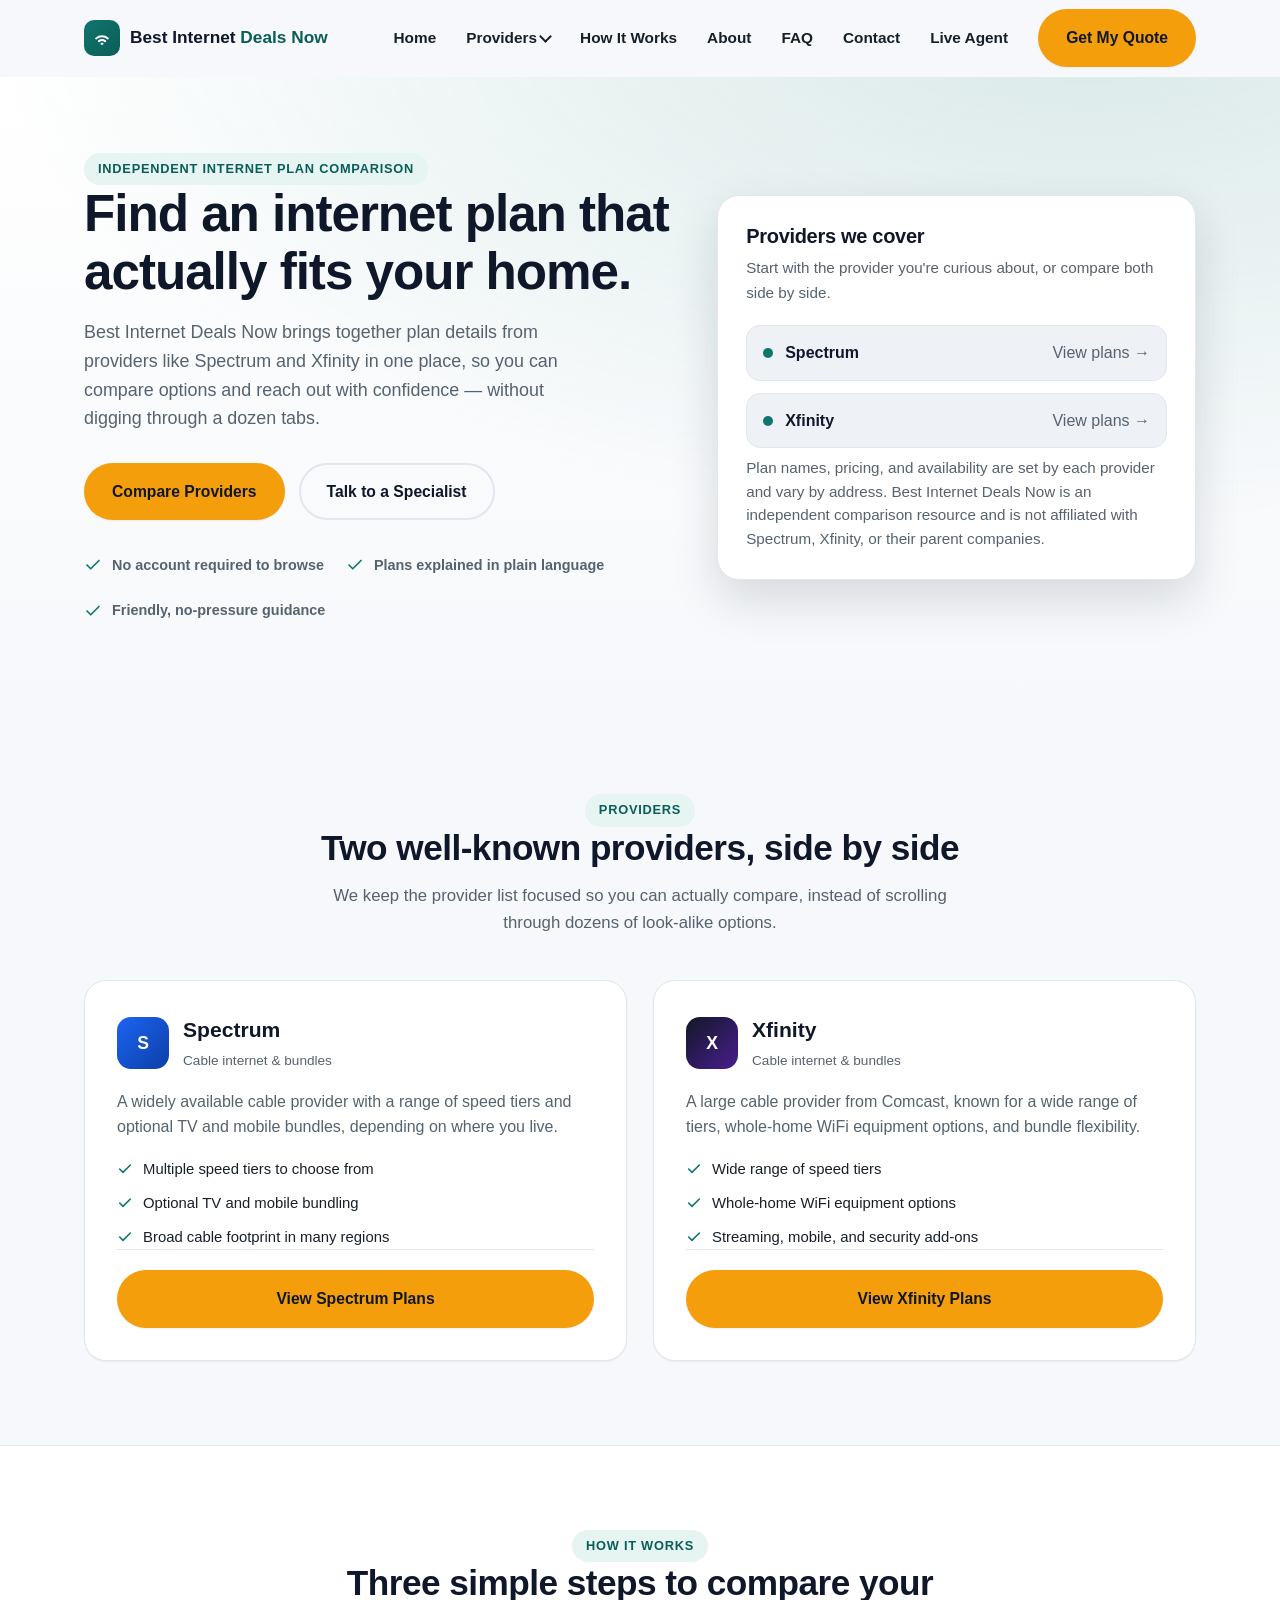
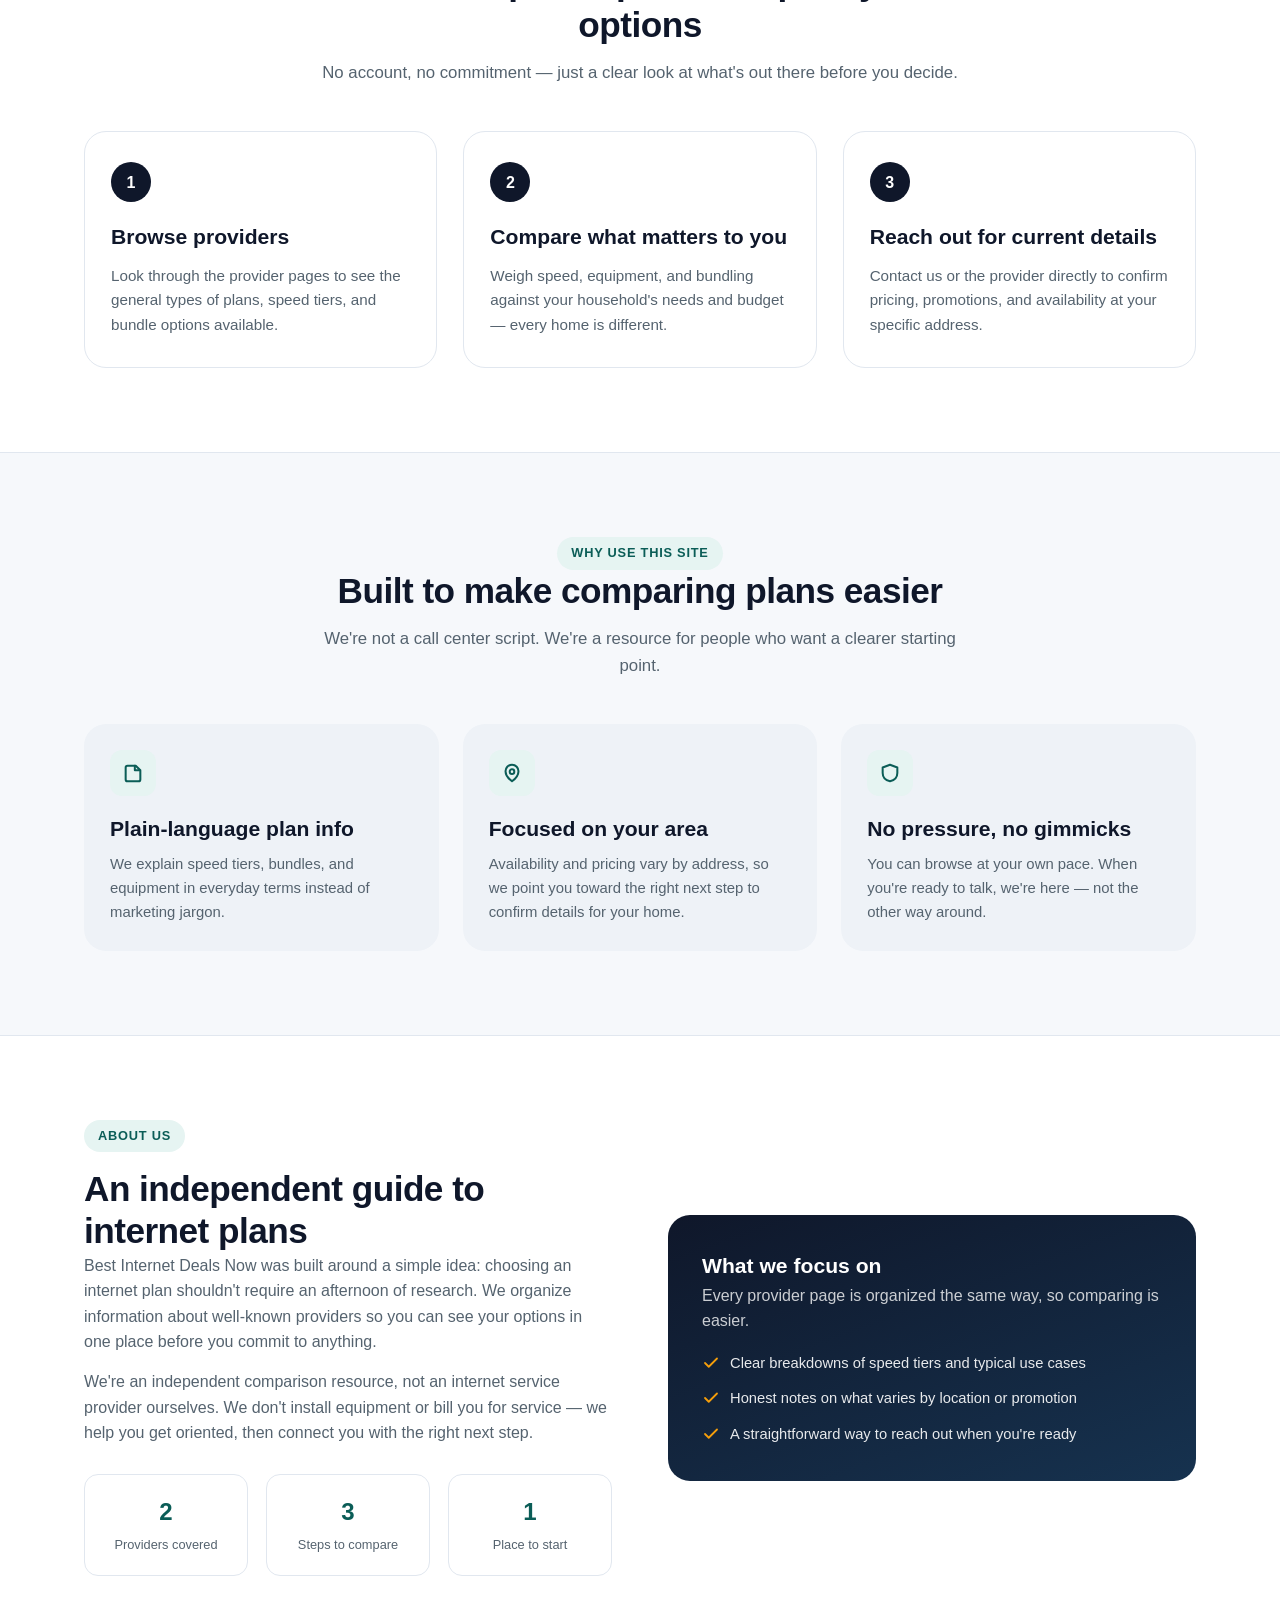
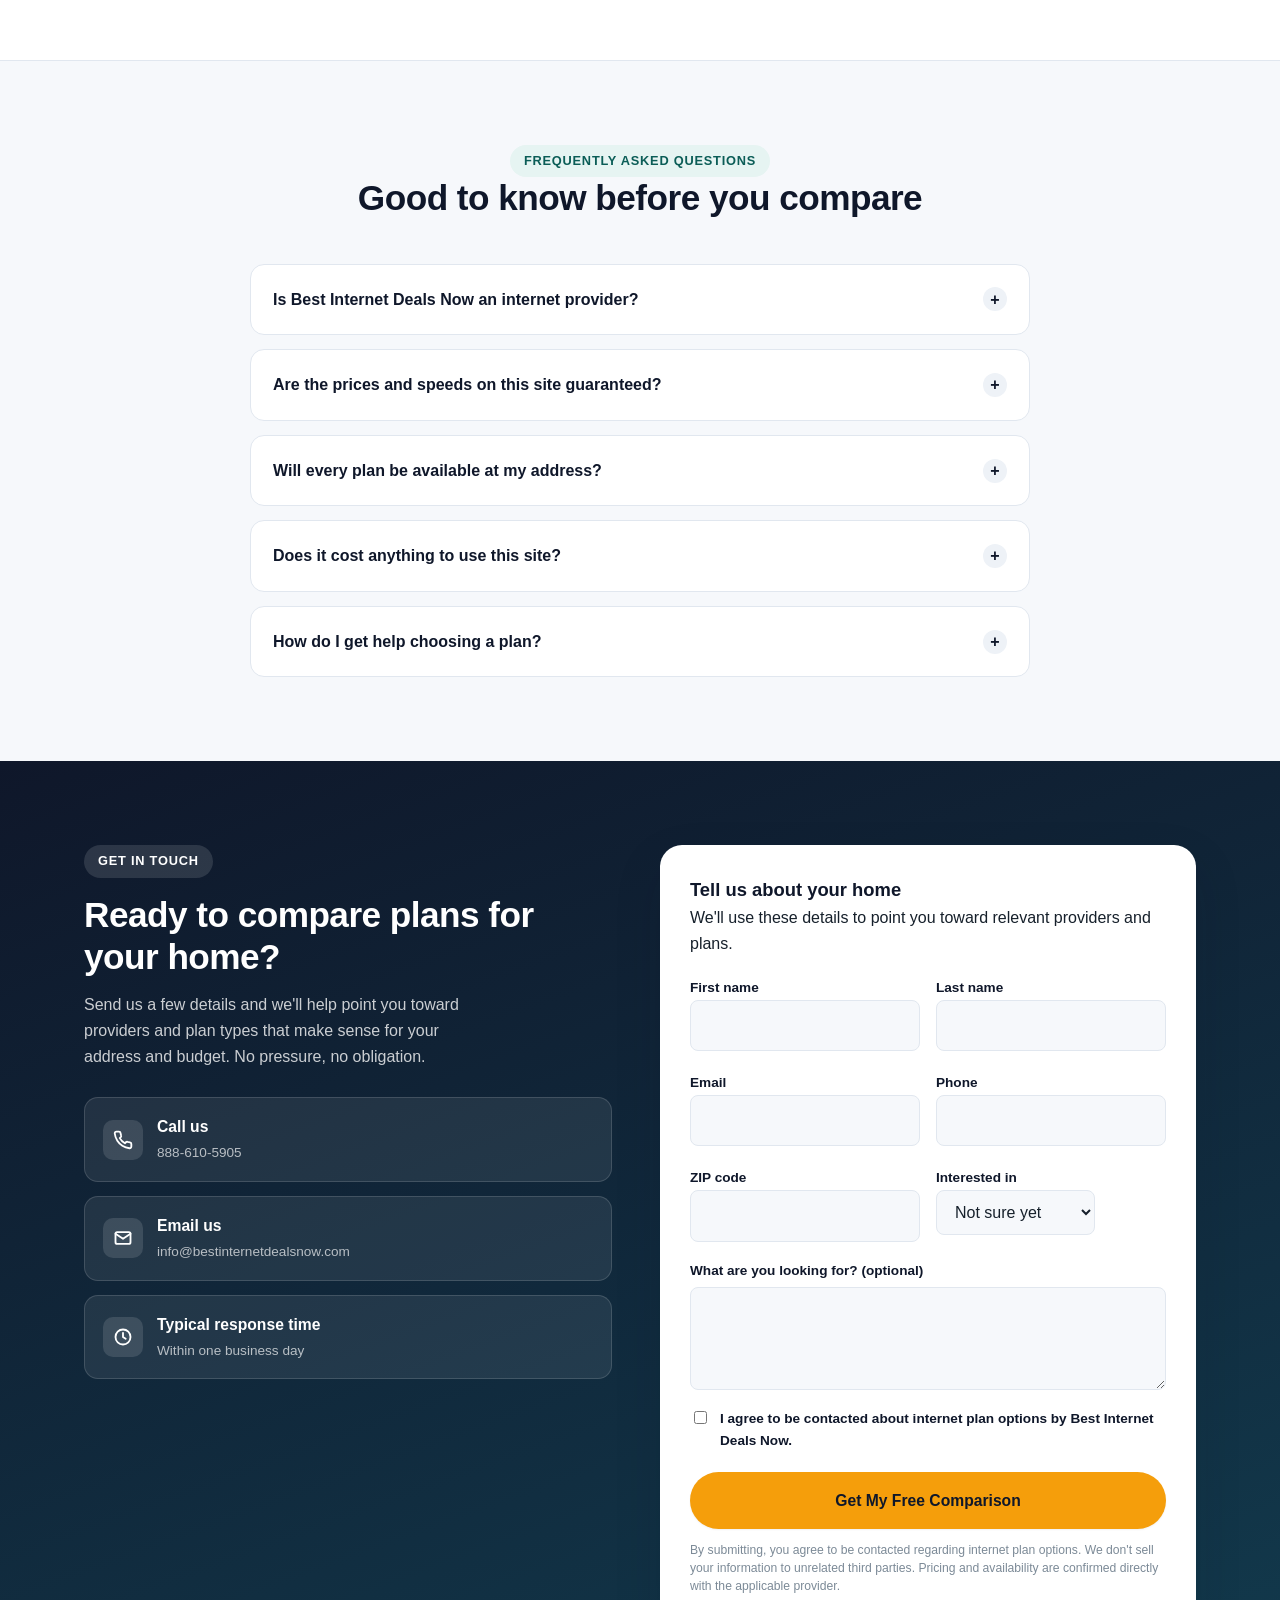
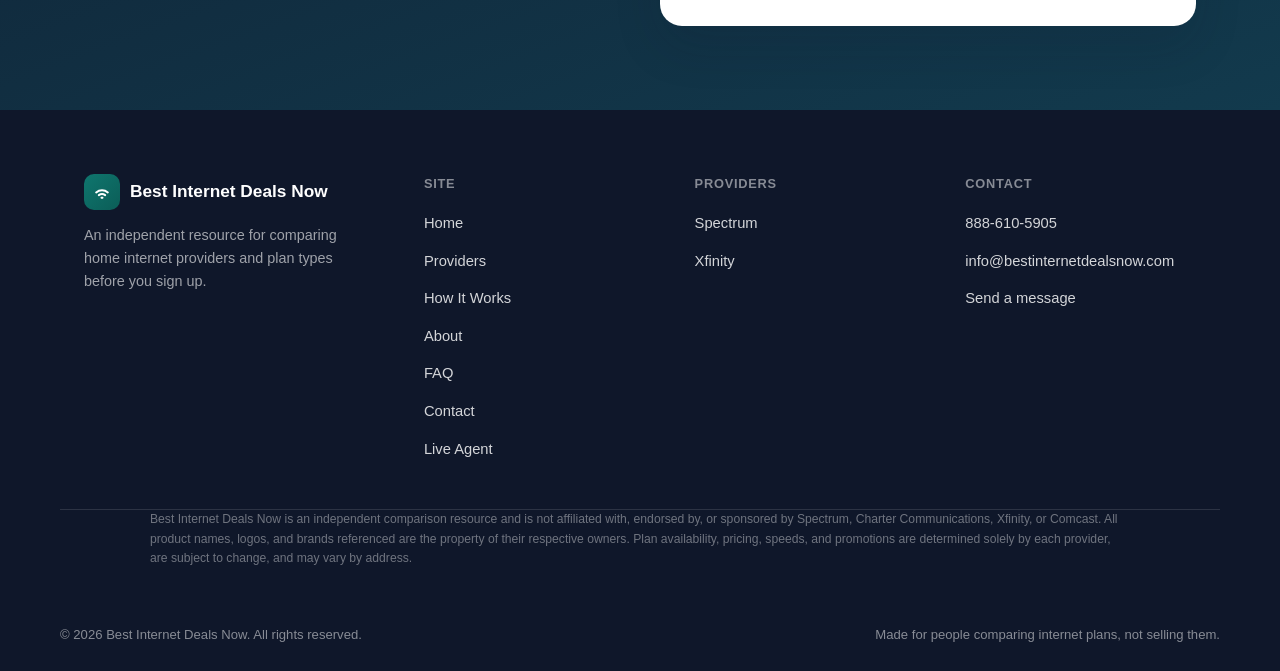
<file: index.html>
<!DOCTYPE html>
<html lang="en">
<head>
<meta charset="UTF-8" />
<meta name="viewport" content="width=device-width, initial-scale=1.0" />
<title>Best Internet Deals Now | Compare Spectrum &amp; Xfinity Internet Plans</title>
<meta name="description" content="Best Internet Deals Now helps you compare internet plans from providers like Spectrum and Xfinity in your area, so you can find an option that fits your home and budget." />
<link rel="canonical" href="https://www.bestinternetdealsnow.com/" />
<meta name="theme-color" content="#0f766e" />

<meta property="og:type" content="website" />
<meta property="og:title" content="Best Internet Deals Now | Compare Internet Plans" />
<meta property="og:description" content="Compare internet plans from providers like Spectrum and Xfinity, and find an option that fits your home and budget." />
<meta property="og:url" content="https://www.bestinternetdealsnow.com/" />
<meta name="twitter:card" content="summary" />

<link rel="icon" href="images/favicon.ico" sizes="any" />
<link rel="icon" type="image/svg+xml" href="images/favicon.svg" />
<link rel="apple-touch-icon" href="images/apple-touch-icon.png" />
<link rel="stylesheet" href="css/styles.css?v=a8c4754" />
</head>
<body>
<a class="skip-link" href="#main">Skip to main content</a>

<header class="site-header">
  <div class="container header-inner">
    <a href="index.html" class="brand" data-scroll-top>
      <span class="brand-mark" aria-hidden="true">
        <svg width="20" height="20" viewBox="0 0 24 24" fill="none" stroke="currentColor" stroke-width="2.4" stroke-linecap="round" stroke-linejoin="round"><path d="M5 12.5a11 11 0 0 1 14 0"/><path d="M8.2 15.8a6.6 6.6 0 0 1 7.6 0"/><path d="M11.4 19a2.2 2.2 0 0 1 1.2 0"/><circle cx="12" cy="19" r="0.6" fill="currentColor" stroke="none"/></svg>
      </span>
      <span class="brand-name">Best Internet <strong>Deals Now</strong></span>
    </a>

    <button class="nav-toggle" id="nav-toggle" aria-controls="primary-nav" aria-expanded="false" aria-label="Open menu">
      <span class="nav-toggle-icon"></span>
    </button>

    <nav id="primary-nav" class="primary-nav" aria-label="Primary">
      <div class="primary-nav-panel">
      <ul class="nav-links">
        <li><a href="index.html" data-scroll-top>Home</a></li>
        <li class="has-dropdown">
          <a href="index.html#providers">Providers <span class="caret" aria-hidden="true"></span></a>
          <ul class="dropdown">
            <li><a href="spectrum.html">Spectrum</a></li>
            <li><a href="xfinity.html">Xfinity</a></li>
          </ul>
        </li>
        <li><a href="index.html#how-it-works">How It Works</a></li>
        <li><a href="index.html#about">About</a></li>
        <li><a href="index.html#faq">FAQ</a></li>
        <li><a href="index.html#contact">Contact</a></li>
        <li><a href="live-agent.html">Live Agent</a></li>
      </ul>
      <a href="tel:+18886105905" class="btn btn-primary nav-cta">Get My Quote</a>
      </div>
    </nav>
  </div>
</header>

<main id="main">

  <!-- Hero -->
  <section class="hero" id="top">
    <div class="container hero-grid">
      <div class="hero-copy">
        <span class="eyebrow">Independent Internet Plan Comparison</span>
        <h1>Find an internet plan that actually fits your home.</h1>
        <p class="lede">Best Internet Deals Now brings together plan details from providers like Spectrum and Xfinity in one place, so you can compare options and reach out with confidence — without digging through a dozen tabs.</p>
        <div class="hero-actions">
          <a href="index.html#providers" class="btn btn-primary">Compare Providers</a>
          <a href="tel:+18886105905" class="btn btn-outline">Talk to a Specialist</a>
        </div>
        <div class="hero-trust">
          <span class="trust-item">
            <svg width="18" height="18" viewBox="0 0 24 24" fill="none" stroke="currentColor" stroke-width="2.2" stroke-linecap="round" stroke-linejoin="round"><path d="M20 6 9 17l-5-5"/></svg>
            No account required to browse
          </span>
          <span class="trust-item">
            <svg width="18" height="18" viewBox="0 0 24 24" fill="none" stroke="currentColor" stroke-width="2.2" stroke-linecap="round" stroke-linejoin="round"><path d="M20 6 9 17l-5-5"/></svg>
            Plans explained in plain language
          </span>
          <span class="trust-item">
            <svg width="18" height="18" viewBox="0 0 24 24" fill="none" stroke="currentColor" stroke-width="2.2" stroke-linecap="round" stroke-linejoin="round"><path d="M20 6 9 17l-5-5"/></svg>
            Friendly, no-pressure guidance
          </span>
        </div>
      </div>

      <aside class="hero-panel" aria-label="Providers preview">
        <h2>Providers we cover</h2>
        <p>Start with the provider you're curious about, or compare both side by side.</p>
        <div class="provider-mini-list">
          <a class="provider-mini" href="spectrum.html">
            <span class="provider-mini-name"><span class="provider-dot" aria-hidden="true"></span>Spectrum</span>
            <span class="text-muted">View plans →</span>
          </a>
          <a class="provider-mini" href="xfinity.html">
            <span class="provider-mini-name"><span class="provider-dot" aria-hidden="true"></span>Xfinity</span>
            <span class="text-muted">View plans →</span>
          </a>
        </div>
        <p class="hero-disclaimer">Plan names, pricing, and availability are set by each provider and vary by address. Best Internet Deals Now is an independent comparison resource and is not affiliated with Spectrum, Xfinity, or their parent companies.</p>
      </aside>
    </div>
  </section>

  <!-- Providers -->
  <section id="providers">
    <div class="container">
      <div class="section-head">
        <span class="eyebrow">Providers</span>
        <h2>Two well-known providers, side by side</h2>
        <p>We keep the provider list focused so you can actually compare, instead of scrolling through dozens of look-alike options.</p>
      </div>

      <div class="providers-grid">
        <article class="provider-card">
          <div class="provider-card-head">
            <span class="provider-badge spectrum" aria-hidden="true">S</span>
            <div>
              <h3>Spectrum</h3>
              <span class="text-muted" style="font-size:0.85rem;">Cable internet &amp; bundles</span>
            </div>
          </div>
          <p>A widely available cable provider with a range of speed tiers and optional TV and mobile bundles, depending on where you live.</p>
          <ul class="provider-points">
            <li><svg width="16" height="16" viewBox="0 0 24 24" fill="none" stroke="currentColor" stroke-width="2.4" stroke-linecap="round" stroke-linejoin="round"><path d="M20 6 9 17l-5-5"/></svg>Multiple speed tiers to choose from</li>
            <li><svg width="16" height="16" viewBox="0 0 24 24" fill="none" stroke="currentColor" stroke-width="2.4" stroke-linecap="round" stroke-linejoin="round"><path d="M20 6 9 17l-5-5"/></svg>Optional TV and mobile bundling</li>
            <li><svg width="16" height="16" viewBox="0 0 24 24" fill="none" stroke="currentColor" stroke-width="2.4" stroke-linecap="round" stroke-linejoin="round"><path d="M20 6 9 17l-5-5"/></svg>Broad cable footprint in many regions</li>
          </ul>
          <div class="provider-card-footer">
            <a href="spectrum.html" class="btn btn-primary">View Spectrum Plans</a>
          </div>
        </article>

        <article class="provider-card">
          <div class="provider-card-head">
            <span class="provider-badge xfinity" aria-hidden="true">X</span>
            <div>
              <h3>Xfinity</h3>
              <span class="text-muted" style="font-size:0.85rem;">Cable internet &amp; bundles</span>
            </div>
          </div>
          <p>A large cable provider from Comcast, known for a wide range of tiers, whole-home WiFi equipment options, and bundle flexibility.</p>
          <ul class="provider-points">
            <li><svg width="16" height="16" viewBox="0 0 24 24" fill="none" stroke="currentColor" stroke-width="2.4" stroke-linecap="round" stroke-linejoin="round"><path d="M20 6 9 17l-5-5"/></svg>Wide range of speed tiers</li>
            <li><svg width="16" height="16" viewBox="0 0 24 24" fill="none" stroke="currentColor" stroke-width="2.4" stroke-linecap="round" stroke-linejoin="round"><path d="M20 6 9 17l-5-5"/></svg>Whole-home WiFi equipment options</li>
            <li><svg width="16" height="16" viewBox="0 0 24 24" fill="none" stroke="currentColor" stroke-width="2.4" stroke-linecap="round" stroke-linejoin="round"><path d="M20 6 9 17l-5-5"/></svg>Streaming, mobile, and security add-ons</li>
          </ul>
          <div class="provider-card-footer">
            <a href="xfinity.html" class="btn btn-primary">View Xfinity Plans</a>
          </div>
        </article>
      </div>
    </div>
  </section>

  <!-- How it works -->
  <section class="alt" id="how-it-works">
    <div class="container">
      <div class="section-head">
        <span class="eyebrow">How It Works</span>
        <h2>Three simple steps to compare your options</h2>
        <p>No account, no commitment — just a clear look at what's out there before you decide.</p>
      </div>

      <div class="steps-grid">
        <div class="step-card">
          <span class="step-number">1</span>
          <h3>Browse providers</h3>
          <p>Look through the provider pages to see the general types of plans, speed tiers, and bundle options available.</p>
        </div>
        <div class="step-card">
          <span class="step-number">2</span>
          <h3>Compare what matters to you</h3>
          <p>Weigh speed, equipment, and bundling against your household's needs and budget — every home is different.</p>
        </div>
        <div class="step-card">
          <span class="step-number">3</span>
          <h3>Reach out for current details</h3>
          <p>Contact us or the provider directly to confirm pricing, promotions, and availability at your specific address.</p>
        </div>
      </div>
    </div>
  </section>

  <!-- Why choose us -->
  <section>
    <div class="container">
      <div class="section-head">
        <span class="eyebrow">Why Use This Site</span>
        <h2>Built to make comparing plans easier</h2>
        <p>We're not a call center script. We're a resource for people who want a clearer starting point.</p>
      </div>

      <div class="feature-grid">
        <div class="feature-card">
          <span class="feature-icon" aria-hidden="true">
            <svg width="22" height="22" viewBox="0 0 24 24" fill="none" stroke="currentColor" stroke-width="2.2" stroke-linecap="round" stroke-linejoin="round"><path d="M4 19V6a2 2 0 0 1 2-2h9l5 5v10a2 2 0 0 1-2 2H6a2 2 0 0 1-2-2Z"/><path d="M14 4v5h5"/></svg>
          </span>
          <h3>Plain-language plan info</h3>
          <p>We explain speed tiers, bundles, and equipment in everyday terms instead of marketing jargon.</p>
        </div>
        <div class="feature-card">
          <span class="feature-icon" aria-hidden="true">
            <svg width="22" height="22" viewBox="0 0 24 24" fill="none" stroke="currentColor" stroke-width="2.2" stroke-linecap="round" stroke-linejoin="round"><path d="M12 21c-4-3-7-6.5-7-10.5A7 7 0 0 1 12 3a7 7 0 0 1 7 7.5c0 4-3 7.5-7 10.5Z"/><circle cx="12" cy="10.5" r="2.5"/></svg>
          </span>
          <h3>Focused on your area</h3>
          <p>Availability and pricing vary by address, so we point you toward the right next step to confirm details for your home.</p>
        </div>
        <div class="feature-card">
          <span class="feature-icon" aria-hidden="true">
            <svg width="22" height="22" viewBox="0 0 24 24" fill="none" stroke="currentColor" stroke-width="2.2" stroke-linecap="round" stroke-linejoin="round"><path d="M12 3 4 6v6c0 4.5 3.2 7.9 8 9 4.8-1.1 8-4.5 8-9V6l-8-3Z"/></svg>
          </span>
          <h3>No pressure, no gimmicks</h3>
          <p>You can browse at your own pace. When you're ready to talk, we're here — not the other way around.</p>
        </div>
      </div>
    </div>
  </section>

  <!-- About -->
  <section class="alt" id="about">
    <div class="container">
      <div class="about-grid">
        <div class="about-copy">
          <span class="eyebrow">About Us</span>
          <h2 style="margin-top:16px;">An independent guide to internet plans</h2>
          <p>Best Internet Deals Now was built around a simple idea: choosing an internet plan shouldn't require an afternoon of research. We organize information about well-known providers so you can see your options in one place before you commit to anything.</p>
          <p>We're an independent comparison resource, not an internet service provider ourselves. We don't install equipment or bill you for service — we help you get oriented, then connect you with the right next step.</p>

          <div class="about-stats">
            <div class="stat-card">
              <strong>2</strong>
              <span>Providers covered</span>
            </div>
            <div class="stat-card">
              <strong>3</strong>
              <span>Steps to compare</span>
            </div>
            <div class="stat-card">
              <strong>1</strong>
              <span>Place to start</span>
            </div>
          </div>
        </div>

        <div class="about-panel">
          <h3>What we focus on</h3>
          <p>Every provider page is organized the same way, so comparing is easier.</p>
          <ul>
            <li>
              <svg width="18" height="18" viewBox="0 0 24 24" fill="none" stroke="currentColor" stroke-width="2.4" stroke-linecap="round" stroke-linejoin="round"><path d="M20 6 9 17l-5-5"/></svg>
              Clear breakdowns of speed tiers and typical use cases
            </li>
            <li>
              <svg width="18" height="18" viewBox="0 0 24 24" fill="none" stroke="currentColor" stroke-width="2.4" stroke-linecap="round" stroke-linejoin="round"><path d="M20 6 9 17l-5-5"/></svg>
              Honest notes on what varies by location or promotion
            </li>
            <li>
              <svg width="18" height="18" viewBox="0 0 24 24" fill="none" stroke="currentColor" stroke-width="2.4" stroke-linecap="round" stroke-linejoin="round"><path d="M20 6 9 17l-5-5"/></svg>
              A straightforward way to reach out when you're ready
            </li>
          </ul>
        </div>
      </div>
    </div>
  </section>

  <!-- FAQ -->
  <section id="faq">
    <div class="container">
      <div class="section-head">
        <span class="eyebrow">Frequently Asked Questions</span>
        <h2>Good to know before you compare</h2>
      </div>

      <div class="faq-list">
        <details class="faq-item">
          <summary>Is Best Internet Deals Now an internet provider?<span class="faq-icon" aria-hidden="true">+</span></summary>
          <div class="faq-answer">No. We're an independent comparison resource. We organize publicly available information about providers like Spectrum and Xfinity to help you understand your options; we don't provide internet service ourselves.</div>
        </details>
        <details class="faq-item">
          <summary>Are the prices and speeds on this site guaranteed?<span class="faq-icon" aria-hidden="true">+</span></summary>
          <div class="faq-answer">No. Pricing, speeds, equipment, and promotions are set by each provider and can vary by address, plan changes, and time. We recommend confirming current details directly with the provider or through our contact form before making a decision.</div>
        </details>
        <details class="faq-item">
          <summary>Will every plan be available at my address?<span class="faq-icon" aria-hidden="true">+</span></summary>
          <div class="faq-answer">Not necessarily. Cable and internet availability depends heavily on your specific location. The provider pages describe general plan types; actual availability at your address should be confirmed directly.</div>
        </details>
        <details class="faq-item">
          <summary>Does it cost anything to use this site?<span class="faq-icon" aria-hidden="true">+</span></summary>
          <div class="faq-answer">Browsing this site is free. If you choose to sign up for service with a provider, any costs would come from that provider's plans and pricing, not from us.</div>
        </details>
        <details class="faq-item">
          <summary>How do I get help choosing a plan?<span class="faq-icon" aria-hidden="true">+</span></summary>
          <div class="faq-answer">Use the contact section below to send us a few details about your household and what you're looking for, or call the number listed there. We'll point you toward a sensible next step.</div>
        </details>
      </div>
    </div>
  </section>

  <!-- Contact / CTA -->
  <section class="contact-section" id="contact">
    <div class="container contact-grid">
      <div class="contact-copy">
        <span class="eyebrow">Get In Touch</span>
        <h2>Ready to compare plans for your home?</h2>
        <p>Send us a few details and we'll help point you toward providers and plan types that make sense for your address and budget. No pressure, no obligation.</p>

        <div class="contact-methods">
          <div class="contact-method">
            <span class="contact-method-icon" aria-hidden="true">
              <svg width="20" height="20" viewBox="0 0 24 24" fill="none" stroke="#fff" stroke-width="2.2" stroke-linecap="round" stroke-linejoin="round"><path d="M22 16.9v3a2 2 0 0 1-2.2 2 19.8 19.8 0 0 1-8.6-3.1 19.5 19.5 0 0 1-6-6 19.8 19.8 0 0 1-3.1-8.6A2 2 0 0 1 4.1 2h3a2 2 0 0 1 2 1.7c.1.9.3 1.8.6 2.7a2 2 0 0 1-.4 2.1L8.1 9.7a16 16 0 0 0 6.2 6.2l1.2-1.2a2 2 0 0 1 2.1-.4c.9.3 1.8.5 2.7.6a2 2 0 0 1 1.7 2Z"/></svg>
            </span>
            <div>
              <strong>Call us</strong>
              <span><a href="tel:+18886105905" style="color:inherit;">888-610-5905</a></span>
            </div>
          </div>
          <div class="contact-method">
            <span class="contact-method-icon" aria-hidden="true">
              <svg width="20" height="20" viewBox="0 0 24 24" fill="none" stroke="#fff" stroke-width="2.2" stroke-linecap="round" stroke-linejoin="round"><rect x="3" y="5" width="18" height="14" rx="2"/><path d="m3 7 9 6 9-6"/></svg>
            </span>
            <div>
              <strong>Email us</strong>
              <span><a href="mailto:info@bestinternetdealsnow.com" style="color:inherit;">info@bestinternetdealsnow.com</a></span>
            </div>
          </div>
          <div class="contact-method">
            <span class="contact-method-icon" aria-hidden="true">
              <svg width="20" height="20" viewBox="0 0 24 24" fill="none" stroke="#fff" stroke-width="2.2" stroke-linecap="round" stroke-linejoin="round"><circle cx="12" cy="12" r="9"/><path d="M12 7v5l3.2 2"/></svg>
            </span>
            <div>
              <strong>Typical response time</strong>
              <span>Within one business day</span>
            </div>
          </div>
        </div>
      </div>

      <div class="contact-form">
        <form id="contact-form" novalidate>
          <h3>Tell us about your home</h3>
          <p>We'll use these details to point you toward relevant providers and plans.</p>

          <div class="form-row form-row-split">
            <div>
              <label for="first-name">First name</label>
              <input type="text" id="first-name" name="first-name" autocomplete="given-name" required />
            </div>
            <div>
              <label for="last-name">Last name</label>
              <input type="text" id="last-name" name="last-name" autocomplete="family-name" required />
            </div>
          </div>

          <div class="form-row form-row-split">
            <div>
              <label for="email">Email</label>
              <input type="email" id="email" name="email" autocomplete="email" required />
            </div>
            <div>
              <label for="phone">Phone</label>
              <input type="tel" id="phone" name="phone" autocomplete="tel" />
            </div>
          </div>

          <div class="form-row form-row-split">
            <div>
              <label for="zip">ZIP code</label>
              <input type="text" id="zip" name="zip" inputmode="numeric" pattern="[0-9]{5}" maxlength="5" required />
            </div>
            <div>
              <label for="provider">Interested in</label>
              <select id="provider" name="provider">
                <option value="not-sure">Not sure yet</option>
                <option value="spectrum">Spectrum</option>
                <option value="xfinity">Xfinity</option>
                <option value="both">Both / compare</option>
              </select>
            </div>
          </div>

          <div class="form-row">
            <label for="message">What are you looking for? (optional)</label>
            <textarea id="message" name="message" rows="3"></textarea>
          </div>

          <div class="form-row">
            <label class="form-consent">
              <input type="checkbox" required />
              <span>I agree to be contacted about internet plan options by Best Internet Deals Now.</span>
            </label>
          </div>

          <button type="submit" class="btn btn-primary btn-block">Get My Free Comparison</button>
          <p class="form-note">By submitting, you agree to be contacted regarding internet plan options. We don't sell your information to unrelated third parties. Pricing and availability are confirmed directly with the applicable provider.</p>
        </form>

        <div class="form-success" role="status">
          <svg width="40" height="40" viewBox="0 0 24 24" fill="none" stroke="currentColor" stroke-width="2" stroke-linecap="round" stroke-linejoin="round"><circle cx="12" cy="12" r="9"/><path d="m8 12 3 3 5-6"/></svg>
          <h3>Thanks — we've got your details.</h3>
          <p>A member of our team will follow up within one business day to go over options for your address.</p>
        </div>
      </div>
    </div>
  </section>

</main>

<footer class="site-footer">
  <div class="container footer-grid">
    <div class="footer-brand">
      <a href="index.html" class="brand" data-scroll-top>
        <span class="brand-mark" aria-hidden="true">
          <svg width="20" height="20" viewBox="0 0 24 24" fill="none" stroke="currentColor" stroke-width="2.4" stroke-linecap="round" stroke-linejoin="round"><path d="M5 12.5a11 11 0 0 1 14 0"/><path d="M8.2 15.8a6.6 6.6 0 0 1 7.6 0"/><path d="M11.4 19a2.2 2.2 0 0 1 1.2 0"/><circle cx="12" cy="19" r="0.6" fill="currentColor" stroke="none"/></svg>
        </span>
        <span>Best Internet Deals Now</span>
      </a>
      <p>An independent resource for comparing home internet providers and plan types before you sign up.</p>
    </div>

    <nav class="footer-col" aria-label="Site">
      <h4>Site</h4>
      <ul>
        <li><a href="index.html" data-scroll-top>Home</a></li>
        <li><a href="index.html#providers">Providers</a></li>
        <li><a href="index.html#how-it-works">How It Works</a></li>
        <li><a href="index.html#about">About</a></li>
        <li><a href="index.html#faq">FAQ</a></li>
        <li><a href="index.html#contact">Contact</a></li>
        <li><a href="live-agent.html">Live Agent</a></li>
      </ul>
    </nav>

    <nav class="footer-col" aria-label="Providers">
      <h4>Providers</h4>
      <ul>
        <li><a href="spectrum.html">Spectrum</a></li>
        <li><a href="xfinity.html">Xfinity</a></li>
      </ul>
    </nav>

    <nav class="footer-col" aria-label="Contact">
      <h4>Contact</h4>
      <ul>
        <li><a href="tel:+18886105905">888-610-5905</a></li>
        <li><a href="mailto:info@bestinternetdealsnow.com">info@bestinternetdealsnow.com</a></li>
        <li><a href="index.html#contact">Send a message</a></li>
      </ul>
    </nav>
  </div>

  <p class="container footer-legal">Best Internet Deals Now is an independent comparison resource and is not affiliated with, endorsed by, or sponsored by Spectrum, Charter Communications, Xfinity, or Comcast. All product names, logos, and brands referenced are the property of their respective owners. Plan availability, pricing, speeds, and promotions are determined solely by each provider, are subject to change, and may vary by address.</p>

  <div class="container footer-bottom">
    <span>© <span id="year"></span> Best Internet Deals Now. All rights reserved.</span>
    <span>Made for people comparing internet plans, not selling them.</span>
  </div>
</footer>

<div class="mobile-call-bar">
  <svg width="18" height="18" viewBox="0 0 24 24" fill="none" stroke="currentColor" stroke-width="2.2" stroke-linecap="round" stroke-linejoin="round"><path d="M22 16.9v3a2 2 0 0 1-2.2 2 19.8 19.8 0 0 1-8.6-3.1 19.5 19.5 0 0 1-6-6 19.8 19.8 0 0 1-3.1-8.6A2 2 0 0 1 4.1 2h3a2 2 0 0 1 2 1.7c.1.9.3 1.8.6 2.7a2 2 0 0 1-.4 2.1L8.1 9.7a16 16 0 0 0 6.2 6.2l1.2-1.2a2 2 0 0 1 2.1-.4c.9.3 1.8.5 2.7.6a2 2 0 0 1 1.7 2Z"/></svg>
  <a href="tel:+18886105905" style="color:inherit;">Call 888-610-5905</a>
</div>

<script src="js/main.js?v=97124d01"></script>
</body>
</html>
</file>
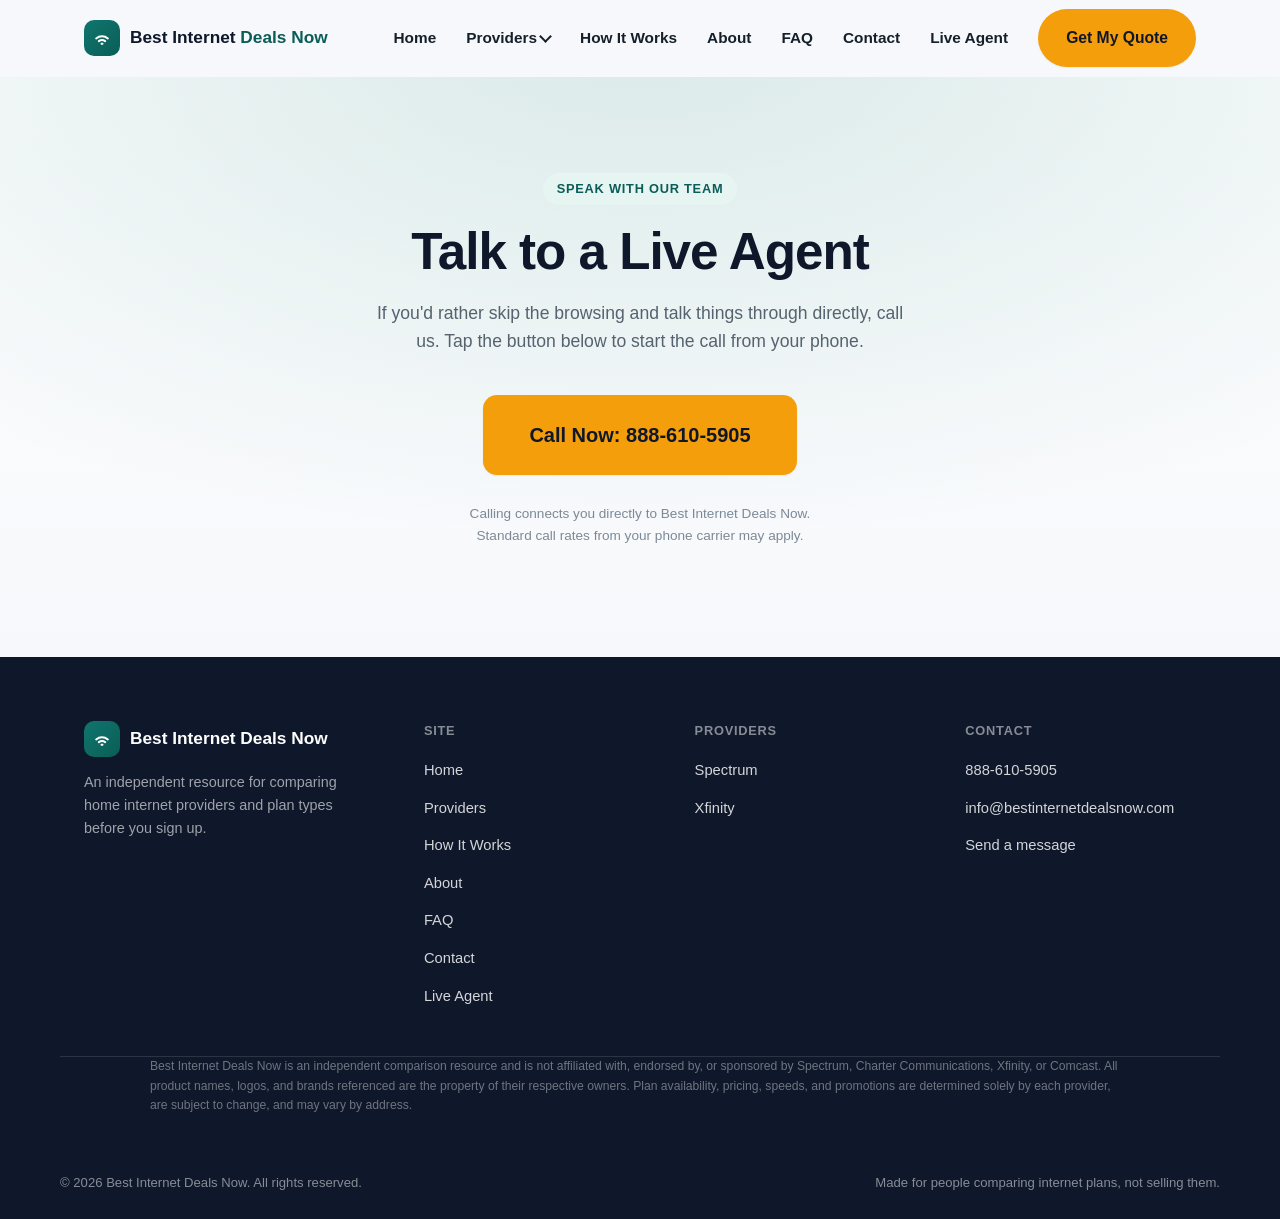
<file: live-agent.html>
<!DOCTYPE html>
<html lang="en">
<head>
<meta charset="UTF-8" />
<meta name="viewport" content="width=device-width, initial-scale=1.0" />
<title>Talk to a Live Agent | Best Internet Deals Now</title>
<meta name="description" content="Call Best Internet Deals Now directly to speak with our team about comparing internet providers and plans." />
<link rel="canonical" href="https://www.bestinternetdealsnow.com/live-agent.html" />
<meta name="theme-color" content="#0f766e" />

<meta property="og:type" content="website" />
<meta property="og:title" content="Talk to a Live Agent | Best Internet Deals Now" />
<meta property="og:description" content="Call Best Internet Deals Now directly to speak with our team about comparing internet providers and plans." />
<meta property="og:url" content="https://www.bestinternetdealsnow.com/live-agent.html" />
<meta name="twitter:card" content="summary" />

<link rel="icon" href="images/favicon.ico" sizes="any" />
<link rel="icon" type="image/svg+xml" href="images/favicon.svg" />
<link rel="apple-touch-icon" href="images/apple-touch-icon.png" />
<link rel="stylesheet" href="css/styles.css?v=a8c4754" />
</head>
<body>
<a class="skip-link" href="#main">Skip to main content</a>

<header class="site-header">
  <div class="container header-inner">
    <a href="index.html" class="brand">
      <span class="brand-mark" aria-hidden="true">
        <svg width="20" height="20" viewBox="0 0 24 24" fill="none" stroke="currentColor" stroke-width="2.4" stroke-linecap="round" stroke-linejoin="round"><path d="M5 12.5a11 11 0 0 1 14 0"/><path d="M8.2 15.8a6.6 6.6 0 0 1 7.6 0"/><path d="M11.4 19a2.2 2.2 0 0 1 1.2 0"/><circle cx="12" cy="19" r="0.6" fill="currentColor" stroke="none"/></svg>
      </span>
      <span class="brand-name">Best Internet <strong>Deals Now</strong></span>
    </a>

    <button class="nav-toggle" id="nav-toggle" aria-controls="primary-nav" aria-expanded="false" aria-label="Open menu">
      <span class="nav-toggle-icon"></span>
    </button>

    <nav id="primary-nav" class="primary-nav" aria-label="Primary">
      <div class="primary-nav-panel">
      <ul class="nav-links">
        <li><a href="index.html">Home</a></li>
        <li class="has-dropdown">
          <a href="index.html#providers">Providers <span class="caret" aria-hidden="true"></span></a>
          <ul class="dropdown">
            <li><a href="spectrum.html">Spectrum</a></li>
            <li><a href="xfinity.html">Xfinity</a></li>
          </ul>
        </li>
        <li><a href="index.html#how-it-works">How It Works</a></li>
        <li><a href="index.html#about">About</a></li>
        <li><a href="index.html#faq">FAQ</a></li>
        <li><a href="index.html#contact">Contact</a></li>
        <li><a href="live-agent.html">Live Agent</a></li>
      </ul>
      <a href="tel:+18886105905" class="btn btn-primary nav-cta">Get My Quote</a>
      </div>
    </nav>
  </div>
</header>

<main id="main">

  <section class="live-agent-hero">
    <div class="container">
      <span class="eyebrow">Speak With Our Team</span>
      <h1>Talk to a Live Agent</h1>
      <p class="lede">If you'd rather skip the browsing and talk things through directly, call us. Tap the button below to start the call from your phone.</p>

      <div class="live-agent-call">
        <a href="tel:+18886105905" class="btn btn-primary btn-lg">Call Now: 888-610-5905</a>
      </div>

      <p class="live-agent-note">Calling connects you directly to Best Internet Deals Now. Standard call rates from your phone carrier may apply.</p>
    </div>
  </section>

</main>

<footer class="site-footer">
  <div class="container footer-grid">
    <div class="footer-brand">
      <a href="index.html" class="brand">
        <span class="brand-mark" aria-hidden="true">
          <svg width="20" height="20" viewBox="0 0 24 24" fill="none" stroke="currentColor" stroke-width="2.4" stroke-linecap="round" stroke-linejoin="round"><path d="M5 12.5a11 11 0 0 1 14 0"/><path d="M8.2 15.8a6.6 6.6 0 0 1 7.6 0"/><path d="M11.4 19a2.2 2.2 0 0 1 1.2 0"/><circle cx="12" cy="19" r="0.6" fill="currentColor" stroke="none"/></svg>
        </span>
        <span>Best Internet Deals Now</span>
      </a>
      <p>An independent resource for comparing home internet providers and plan types before you sign up.</p>
    </div>

    <nav class="footer-col" aria-label="Site">
      <h4>Site</h4>
      <ul>
        <li><a href="index.html">Home</a></li>
        <li><a href="index.html#providers">Providers</a></li>
        <li><a href="index.html#how-it-works">How It Works</a></li>
        <li><a href="index.html#about">About</a></li>
        <li><a href="index.html#faq">FAQ</a></li>
        <li><a href="index.html#contact">Contact</a></li>
        <li><a href="live-agent.html">Live Agent</a></li>
      </ul>
    </nav>

    <nav class="footer-col" aria-label="Providers">
      <h4>Providers</h4>
      <ul>
        <li><a href="spectrum.html">Spectrum</a></li>
        <li><a href="xfinity.html">Xfinity</a></li>
      </ul>
    </nav>

    <nav class="footer-col" aria-label="Contact">
      <h4>Contact</h4>
      <ul>
        <li><a href="tel:+18886105905">888-610-5905</a></li>
        <li><a href="mailto:info@bestinternetdealsnow.com">info@bestinternetdealsnow.com</a></li>
        <li><a href="index.html#contact">Send a message</a></li>
      </ul>
    </nav>
  </div>

  <p class="container footer-legal">Best Internet Deals Now is an independent comparison resource and is not affiliated with, endorsed by, or sponsored by Spectrum, Charter Communications, Xfinity, or Comcast. All product names, logos, and brands referenced are the property of their respective owners. Plan availability, pricing, speeds, and promotions are determined solely by each provider, are subject to change, and may vary by address.</p>

  <div class="container footer-bottom">
    <span>© <span id="year"></span> Best Internet Deals Now. All rights reserved.</span>
    <span>Made for people comparing internet plans, not selling them.</span>
  </div>
</footer>

<div class="mobile-call-bar">
  <svg width="18" height="18" viewBox="0 0 24 24" fill="none" stroke="currentColor" stroke-width="2.2" stroke-linecap="round" stroke-linejoin="round"><path d="M22 16.9v3a2 2 0 0 1-2.2 2 19.8 19.8 0 0 1-8.6-3.1 19.5 19.5 0 0 1-6-6 19.8 19.8 0 0 1-3.1-8.6A2 2 0 0 1 4.1 2h3a2 2 0 0 1 2 1.7c.1.9.3 1.8.6 2.7a2 2 0 0 1-.4 2.1L8.1 9.7a16 16 0 0 0 6.2 6.2l1.2-1.2a2 2 0 0 1 2.1-.4c.9.3 1.8.5 2.7.6a2 2 0 0 1 1.7 2Z"/></svg>
  <a href="tel:+18886105905" style="color:inherit;">Call 888-610-5905</a>
</div>

<script src="js/main.js?v=97124d01"></script>
</body>
</html>
</file>
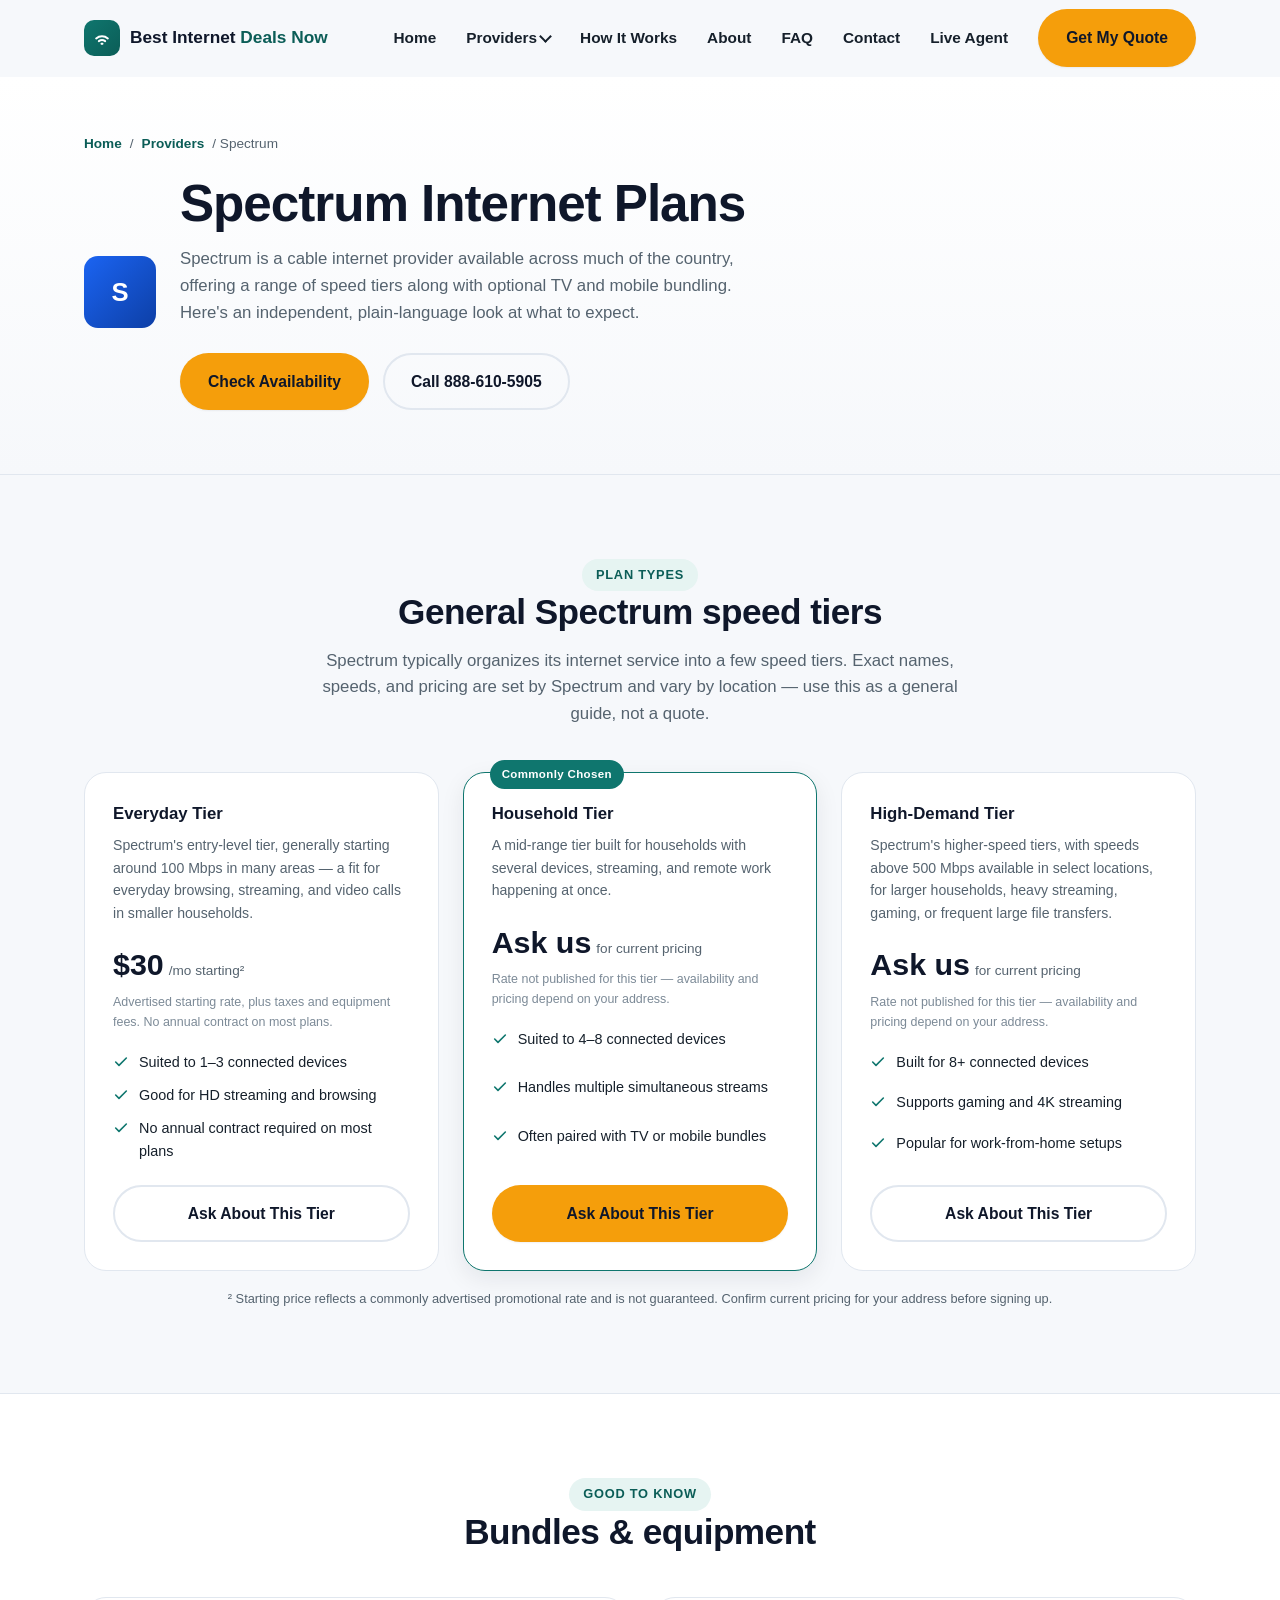
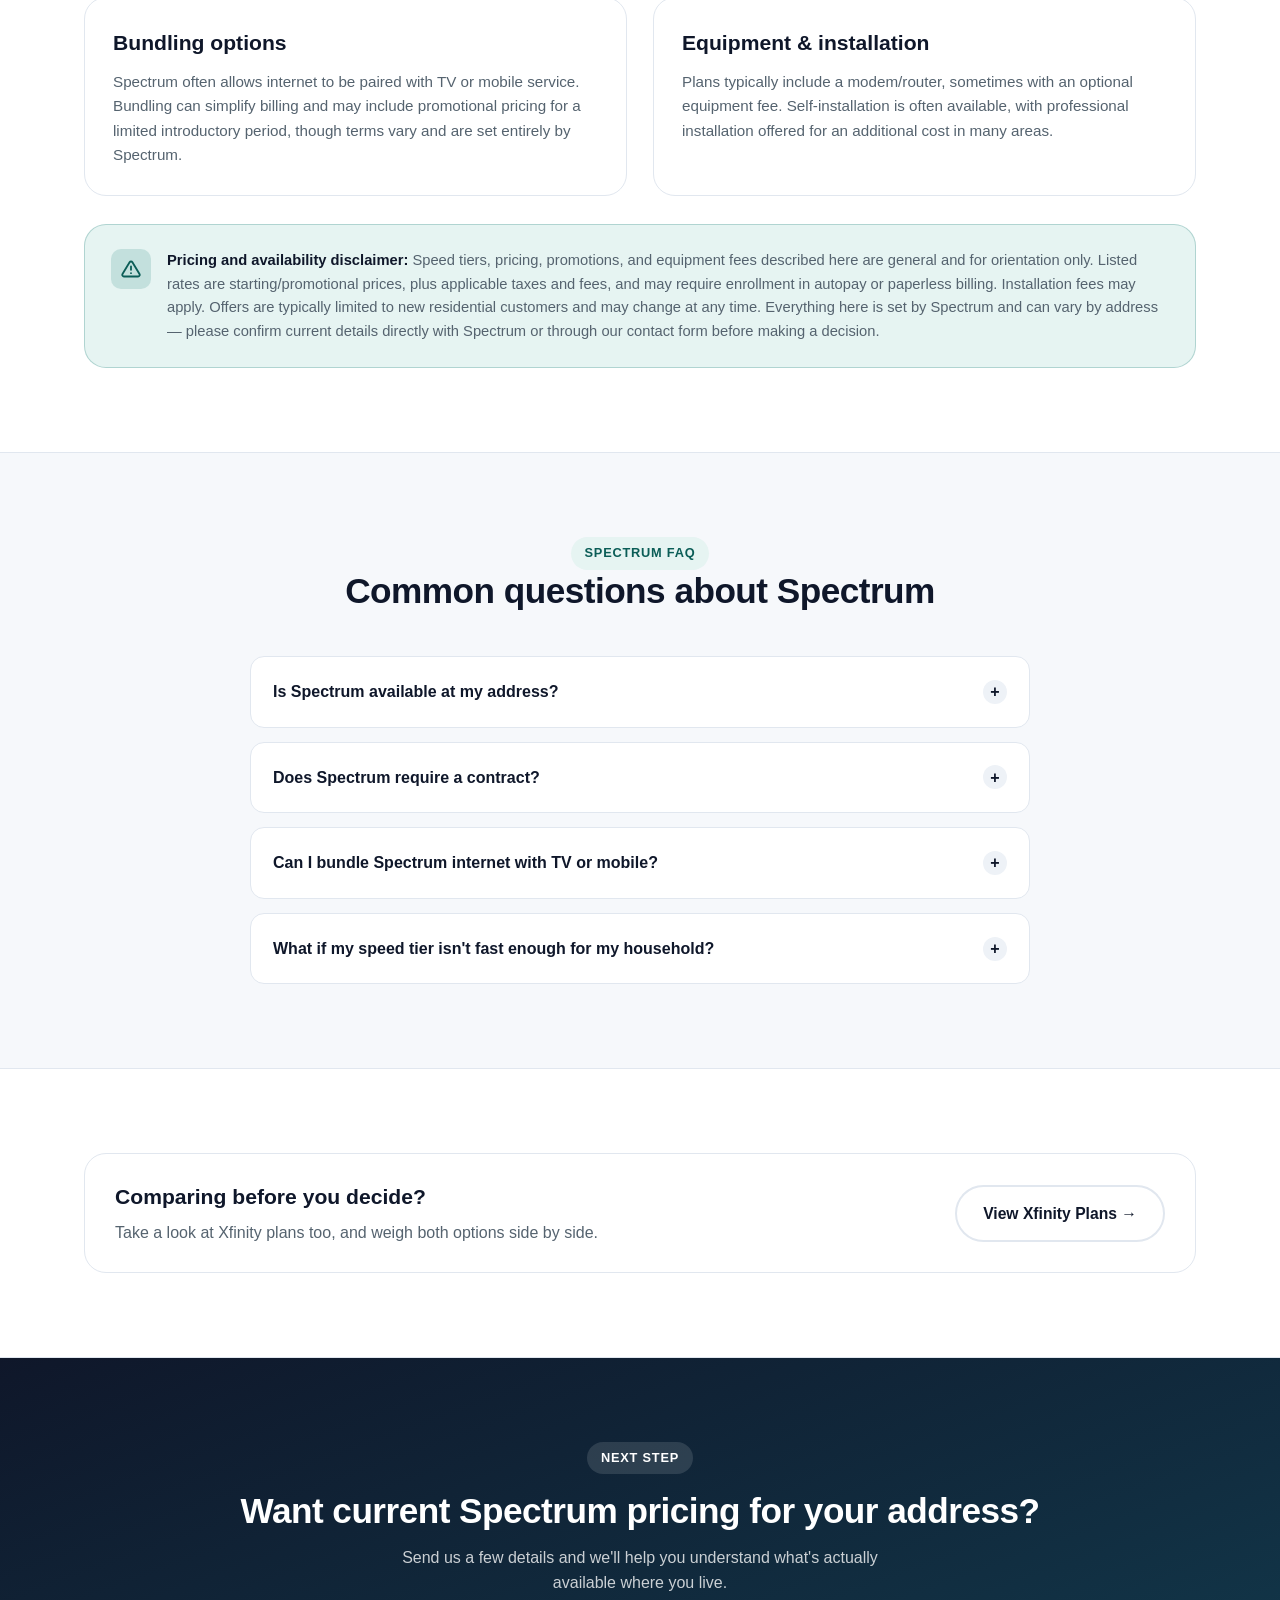
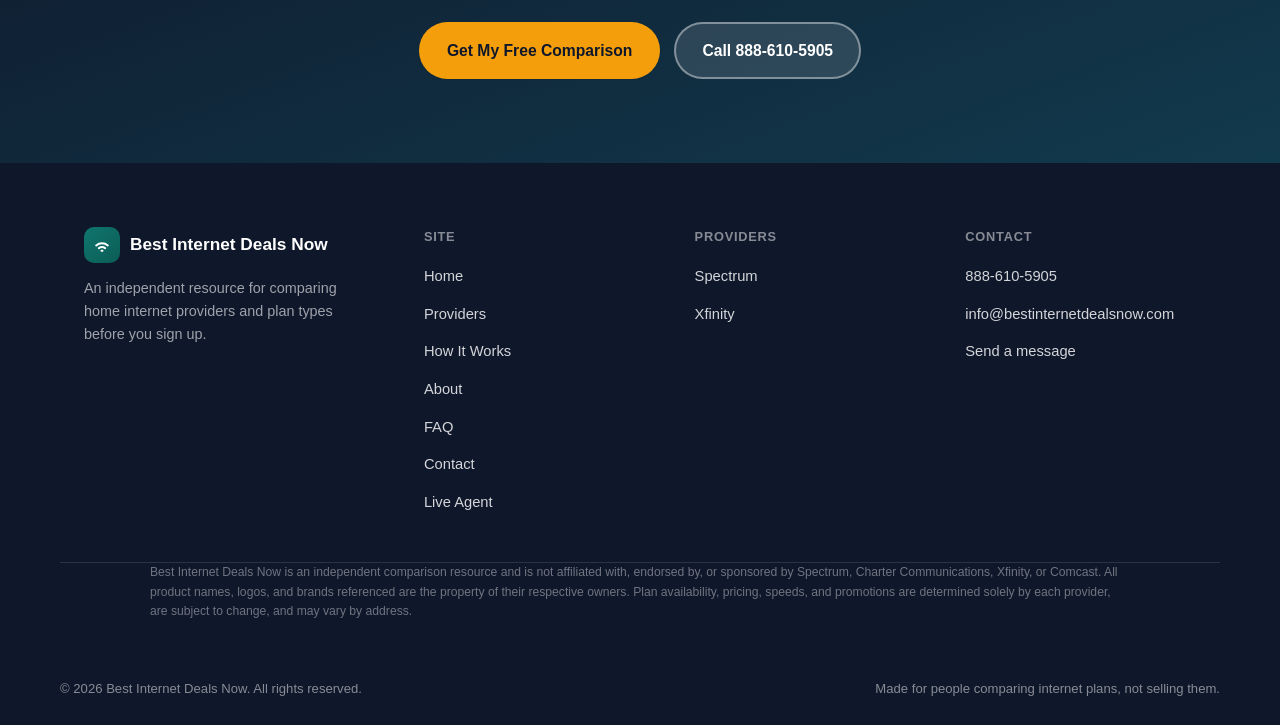
<file: spectrum.html>
<!DOCTYPE html>
<html lang="en">
<head>
<meta charset="UTF-8" />
<meta name="viewport" content="width=device-width, initial-scale=1.0" />
<title>Spectrum Internet Plans | Best Internet Deals Now</title>
<meta name="description" content="An independent overview of Spectrum internet plan types, speed tiers, and bundle options, plus how to check what's available at your address." />
<link rel="canonical" href="https://www.bestinternetdealsnow.com/spectrum.html" />
<meta name="theme-color" content="#0f766e" />

<meta property="og:type" content="website" />
<meta property="og:title" content="Spectrum Internet Plans | Best Internet Deals Now" />
<meta property="og:description" content="An independent overview of Spectrum internet plan types, speed tiers, and bundle options." />
<meta property="og:url" content="https://www.bestinternetdealsnow.com/spectrum.html" />
<meta name="twitter:card" content="summary" />

<link rel="icon" href="images/favicon.ico" sizes="any" />
<link rel="icon" type="image/svg+xml" href="images/favicon.svg" />
<link rel="apple-touch-icon" href="images/apple-touch-icon.png" />
<link rel="stylesheet" href="css/styles.css?v=a8c4754" />
</head>
<body>
<a class="skip-link" href="#main">Skip to main content</a>

<header class="site-header">
  <div class="container header-inner">
    <a href="index.html" class="brand">
      <span class="brand-mark" aria-hidden="true">
        <svg width="20" height="20" viewBox="0 0 24 24" fill="none" stroke="currentColor" stroke-width="2.4" stroke-linecap="round" stroke-linejoin="round"><path d="M5 12.5a11 11 0 0 1 14 0"/><path d="M8.2 15.8a6.6 6.6 0 0 1 7.6 0"/><path d="M11.4 19a2.2 2.2 0 0 1 1.2 0"/><circle cx="12" cy="19" r="0.6" fill="currentColor" stroke="none"/></svg>
      </span>
      <span class="brand-name">Best Internet <strong>Deals Now</strong></span>
    </a>

    <button class="nav-toggle" id="nav-toggle" aria-controls="primary-nav" aria-expanded="false" aria-label="Open menu">
      <span class="nav-toggle-icon"></span>
    </button>

    <nav id="primary-nav" class="primary-nav" aria-label="Primary">
      <div class="primary-nav-panel">
      <ul class="nav-links">
        <li><a href="index.html">Home</a></li>
        <li class="has-dropdown">
          <a href="index.html#providers">Providers <span class="caret" aria-hidden="true"></span></a>
          <ul class="dropdown">
            <li><a href="spectrum.html">Spectrum</a></li>
            <li><a href="xfinity.html">Xfinity</a></li>
          </ul>
        </li>
        <li><a href="index.html#how-it-works">How It Works</a></li>
        <li><a href="index.html#about">About</a></li>
        <li><a href="index.html#faq">FAQ</a></li>
        <li><a href="index.html#contact">Contact</a></li>
        <li><a href="live-agent.html">Live Agent</a></li>
      </ul>
      <a href="tel:+18886105905" class="btn btn-primary nav-cta">Get My Quote</a>
      </div>
    </nav>
  </div>
</header>

<main id="main">

  <section class="page-hero">
    <div class="container">
      <p class="breadcrumbs"><a href="index.html">Home</a> / <a href="index.html#providers">Providers</a> / Spectrum</p>
      <div class="page-hero-grid">
        <span class="provider-badge spectrum" aria-hidden="true" style="width:72px;height:72px;font-size:1.6rem;">S</span>
        <div class="page-hero-copy">
          <h1>Spectrum Internet Plans</h1>
          <p class="lede">Spectrum is a cable internet provider available across much of the country, offering a range of speed tiers along with optional TV and mobile bundling. Here's an independent, plain-language look at what to expect.</p>
          <div class="page-hero-actions">
            <a href="tel:+18886105905" class="btn btn-primary">Check Availability</a>
            <a href="tel:+18886105905" class="btn btn-outline">Call 888-610-5905</a>
          </div>
        </div>
      </div>
    </div>
  </section>

  <section>
    <div class="container">
      <div class="section-head">
        <span class="eyebrow">Plan Types</span>
        <h2>General Spectrum speed tiers</h2>
        <p>Spectrum typically organizes its internet service into a few speed tiers. Exact names, speeds, and pricing are set by Spectrum and vary by location — use this as a general guide, not a quote.</p>
      </div>

      <div class="tier-grid">
        <div class="tier-card">
          <h3>Everyday Tier</h3>
          <p class="tier-desc">Spectrum's entry-level tier, generally starting around 100 Mbps in many areas — a fit for everyday browsing, streaming, and video calls in smaller households.</p>
          <div class="tier-price"><strong>$30</strong><span>/mo starting²</span></div>
          <p class="tier-price-note">Advertised starting rate, plus taxes and equipment fees. No annual contract on most plans.</p>
          <ul class="tier-points">
            <li><svg width="16" height="16" viewBox="0 0 24 24" fill="none" stroke="currentColor" stroke-width="2.4" stroke-linecap="round" stroke-linejoin="round"><path d="M20 6 9 17l-5-5"/></svg>Suited to 1–3 connected devices</li>
            <li><svg width="16" height="16" viewBox="0 0 24 24" fill="none" stroke="currentColor" stroke-width="2.4" stroke-linecap="round" stroke-linejoin="round"><path d="M20 6 9 17l-5-5"/></svg>Good for HD streaming and browsing</li>
            <li><svg width="16" height="16" viewBox="0 0 24 24" fill="none" stroke="currentColor" stroke-width="2.4" stroke-linecap="round" stroke-linejoin="round"><path d="M20 6 9 17l-5-5"/></svg>No annual contract required on most plans</li>
          </ul>
          <a href="tel:+18886105905" class="btn btn-outline btn-block">Ask About This Tier</a>
        </div>

        <div class="tier-card is-popular">
          <span class="tier-tag">Commonly Chosen</span>
          <h3>Household Tier</h3>
          <p class="tier-desc">A mid-range tier built for households with several devices, streaming, and remote work happening at once.</p>
          <div class="tier-price"><strong>Ask us</strong><span>for current pricing</span></div>
          <p class="tier-price-note">Rate not published for this tier — availability and pricing depend on your address.</p>
          <ul class="tier-points">
            <li><svg width="16" height="16" viewBox="0 0 24 24" fill="none" stroke="currentColor" stroke-width="2.4" stroke-linecap="round" stroke-linejoin="round"><path d="M20 6 9 17l-5-5"/></svg>Suited to 4–8 connected devices</li>
            <li><svg width="16" height="16" viewBox="0 0 24 24" fill="none" stroke="currentColor" stroke-width="2.4" stroke-linecap="round" stroke-linejoin="round"><path d="M20 6 9 17l-5-5"/></svg>Handles multiple simultaneous streams</li>
            <li><svg width="16" height="16" viewBox="0 0 24 24" fill="none" stroke="currentColor" stroke-width="2.4" stroke-linecap="round" stroke-linejoin="round"><path d="M20 6 9 17l-5-5"/></svg>Often paired with TV or mobile bundles</li>
          </ul>
          <a href="tel:+18886105905" class="btn btn-primary btn-block">Ask About This Tier</a>
        </div>

        <div class="tier-card">
          <h3>High-Demand Tier</h3>
          <p class="tier-desc">Spectrum's higher-speed tiers, with speeds above 500 Mbps available in select locations, for larger households, heavy streaming, gaming, or frequent large file transfers.</p>
          <div class="tier-price"><strong>Ask us</strong><span>for current pricing</span></div>
          <p class="tier-price-note">Rate not published for this tier — availability and pricing depend on your address.</p>
          <ul class="tier-points">
            <li><svg width="16" height="16" viewBox="0 0 24 24" fill="none" stroke="currentColor" stroke-width="2.4" stroke-linecap="round" stroke-linejoin="round"><path d="M20 6 9 17l-5-5"/></svg>Built for 8+ connected devices</li>
            <li><svg width="16" height="16" viewBox="0 0 24 24" fill="none" stroke="currentColor" stroke-width="2.4" stroke-linecap="round" stroke-linejoin="round"><path d="M20 6 9 17l-5-5"/></svg>Supports gaming and 4K streaming</li>
            <li><svg width="16" height="16" viewBox="0 0 24 24" fill="none" stroke="currentColor" stroke-width="2.4" stroke-linecap="round" stroke-linejoin="round"><path d="M20 6 9 17l-5-5"/></svg>Popular for work-from-home setups</li>
          </ul>
          <a href="tel:+18886105905" class="btn btn-outline btn-block">Ask About This Tier</a>
        </div>
      </div>
      <p class="text-muted" style="text-align:center;margin-top:18px;font-size:0.8rem;">² Starting price reflects a commonly advertised promotional rate and is not guaranteed. Confirm current pricing for your address before signing up.</p>
    </div>
  </section>

  <section class="alt">
    <div class="container">
      <div class="section-head">
        <span class="eyebrow">Good To Know</span>
        <h2>Bundles &amp; equipment</h2>
      </div>

      <div class="info-split">
        <div class="info-card">
          <h3>Bundling options</h3>
          <p>Spectrum often allows internet to be paired with TV or mobile service. Bundling can simplify billing and may include promotional pricing for a limited introductory period, though terms vary and are set entirely by Spectrum.</p>
        </div>
        <div class="info-card">
          <h3>Equipment &amp; installation</h3>
          <p>Plans typically include a modem/router, sometimes with an optional equipment fee. Self-installation is often available, with professional installation offered for an additional cost in many areas.</p>
        </div>
      </div>

      <div class="callout" style="margin-top:28px;">
        <span class="callout-icon" aria-hidden="true">
          <svg width="20" height="20" viewBox="0 0 24 24" fill="none" stroke="currentColor" stroke-width="2.2" stroke-linecap="round" stroke-linejoin="round"><path d="M12 9v4"/><path d="M12 17h.01"/><path d="M10.3 3.9 1.8 18a2 2 0 0 0 1.7 3h17a2 2 0 0 0 1.7-3L13.7 3.9a2 2 0 0 0-3.4 0Z"/></svg>
        </span>
        <p><strong>Pricing and availability disclaimer:</strong> Speed tiers, pricing, promotions, and equipment fees described here are general and for orientation only. Listed rates are starting/promotional prices, plus applicable taxes and fees, and may require enrollment in autopay or paperless billing. Installation fees may apply. Offers are typically limited to new residential customers and may change at any time. Everything here is set by Spectrum and can vary by address — please confirm current details directly with Spectrum or through our contact form before making a decision.</p>
      </div>
    </div>
  </section>

  <section>
    <div class="container">
      <div class="section-head">
        <span class="eyebrow">Spectrum FAQ</span>
        <h2>Common questions about Spectrum</h2>
      </div>

      <div class="faq-list">
        <details class="faq-item">
          <summary>Is Spectrum available at my address?<span class="faq-icon" aria-hidden="true">+</span></summary>
          <div class="faq-answer">Spectrum has a broad cable footprint, but availability still depends on your specific address. The best way to confirm is to reach out through our contact form or check directly with Spectrum.</div>
        </details>
        <details class="faq-item">
          <summary>Does Spectrum require a contract?<span class="faq-icon" aria-hidden="true">+</span></summary>
          <div class="faq-answer">Many Spectrum internet plans are offered without a long-term annual contract, though this can depend on the specific plan or promotion. Confirm current contract terms before signing up.</div>
        </details>
        <details class="faq-item">
          <summary>Can I bundle Spectrum internet with TV or mobile?<span class="faq-icon" aria-hidden="true">+</span></summary>
          <div class="faq-answer">In many areas, yes. Spectrum commonly offers bundle options that combine internet with TV and/or mobile service. Availability and pricing for bundles vary by location and current promotions.</div>
        </details>
        <details class="faq-item">
          <summary>What if my speed tier isn't fast enough for my household?<span class="faq-icon" aria-hidden="true">+</span></summary>
          <div class="faq-answer">If you're unsure which tier fits your household, let us know how many people and devices are typically online through our contact form, and we'll point you toward a sensible starting point to ask about.</div>
        </details>
      </div>
    </div>
  </section>

  <section class="alt">
    <div class="container">
      <div class="crosslink-card">
        <div>
          <h3>Comparing before you decide?</h3>
          <p class="text-muted" style="margin-top:6px;">Take a look at Xfinity plans too, and weigh both options side by side.</p>
        </div>
        <a href="xfinity.html" class="btn btn-outline">View Xfinity Plans →</a>
      </div>
    </div>
  </section>

  <section class="contact-section">
    <div class="container" style="text-align:center;">
      <span class="eyebrow" style="background:rgba(255,255,255,0.12);color:#fff;">Next Step</span>
      <h2 style="color:#fff;margin-top:16px;">Want current Spectrum pricing for your address?</h2>
      <p style="color:rgba(255,255,255,0.78);margin-top:12px;max-width:56ch;margin-left:auto;margin-right:auto;">Send us a few details and we'll help you understand what's actually available where you live.</p>
      <div class="hero-actions" style="justify-content:center;margin-top:26px;">
        <a href="tel:+18886105905" class="btn btn-primary">Get My Free Comparison</a>
        <a href="tel:+18886105905" class="btn btn-ghost-light">Call 888-610-5905</a>
      </div>
    </div>
  </section>

</main>

<footer class="site-footer">
  <div class="container footer-grid">
    <div class="footer-brand">
      <a href="index.html" class="brand">
        <span class="brand-mark" aria-hidden="true">
          <svg width="20" height="20" viewBox="0 0 24 24" fill="none" stroke="currentColor" stroke-width="2.4" stroke-linecap="round" stroke-linejoin="round"><path d="M5 12.5a11 11 0 0 1 14 0"/><path d="M8.2 15.8a6.6 6.6 0 0 1 7.6 0"/><path d="M11.4 19a2.2 2.2 0 0 1 1.2 0"/><circle cx="12" cy="19" r="0.6" fill="currentColor" stroke="none"/></svg>
        </span>
        <span>Best Internet Deals Now</span>
      </a>
      <p>An independent resource for comparing home internet providers and plan types before you sign up.</p>
    </div>

    <nav class="footer-col" aria-label="Site">
      <h4>Site</h4>
      <ul>
        <li><a href="index.html">Home</a></li>
        <li><a href="index.html#providers">Providers</a></li>
        <li><a href="index.html#how-it-works">How It Works</a></li>
        <li><a href="index.html#about">About</a></li>
        <li><a href="index.html#faq">FAQ</a></li>
        <li><a href="index.html#contact">Contact</a></li>
        <li><a href="live-agent.html">Live Agent</a></li>
      </ul>
    </nav>

    <nav class="footer-col" aria-label="Providers">
      <h4>Providers</h4>
      <ul>
        <li><a href="spectrum.html">Spectrum</a></li>
        <li><a href="xfinity.html">Xfinity</a></li>
      </ul>
    </nav>

    <nav class="footer-col" aria-label="Contact">
      <h4>Contact</h4>
      <ul>
        <li><a href="tel:+18886105905">888-610-5905</a></li>
        <li><a href="mailto:info@bestinternetdealsnow.com">info@bestinternetdealsnow.com</a></li>
        <li><a href="index.html#contact">Send a message</a></li>
      </ul>
    </nav>
  </div>

  <p class="container footer-legal">Best Internet Deals Now is an independent comparison resource and is not affiliated with, endorsed by, or sponsored by Spectrum, Charter Communications, Xfinity, or Comcast. All product names, logos, and brands referenced are the property of their respective owners. Plan availability, pricing, speeds, and promotions are determined solely by each provider, are subject to change, and may vary by address.</p>

  <div class="container footer-bottom">
    <span>© <span id="year"></span> Best Internet Deals Now. All rights reserved.</span>
    <span>Made for people comparing internet plans, not selling them.</span>
  </div>
</footer>

<div class="mobile-call-bar">
  <svg width="18" height="18" viewBox="0 0 24 24" fill="none" stroke="currentColor" stroke-width="2.2" stroke-linecap="round" stroke-linejoin="round"><path d="M22 16.9v3a2 2 0 0 1-2.2 2 19.8 19.8 0 0 1-8.6-3.1 19.5 19.5 0 0 1-6-6 19.8 19.8 0 0 1-3.1-8.6A2 2 0 0 1 4.1 2h3a2 2 0 0 1 2 1.7c.1.9.3 1.8.6 2.7a2 2 0 0 1-.4 2.1L8.1 9.7a16 16 0 0 0 6.2 6.2l1.2-1.2a2 2 0 0 1 2.1-.4c.9.3 1.8.5 2.7.6a2 2 0 0 1 1.7 2Z"/></svg>
  <a href="tel:+18886105905" style="color:inherit;">Call 888-610-5905</a>
</div>

<script src="js/main.js?v=97124d01"></script>
</body>
</html>
</file>
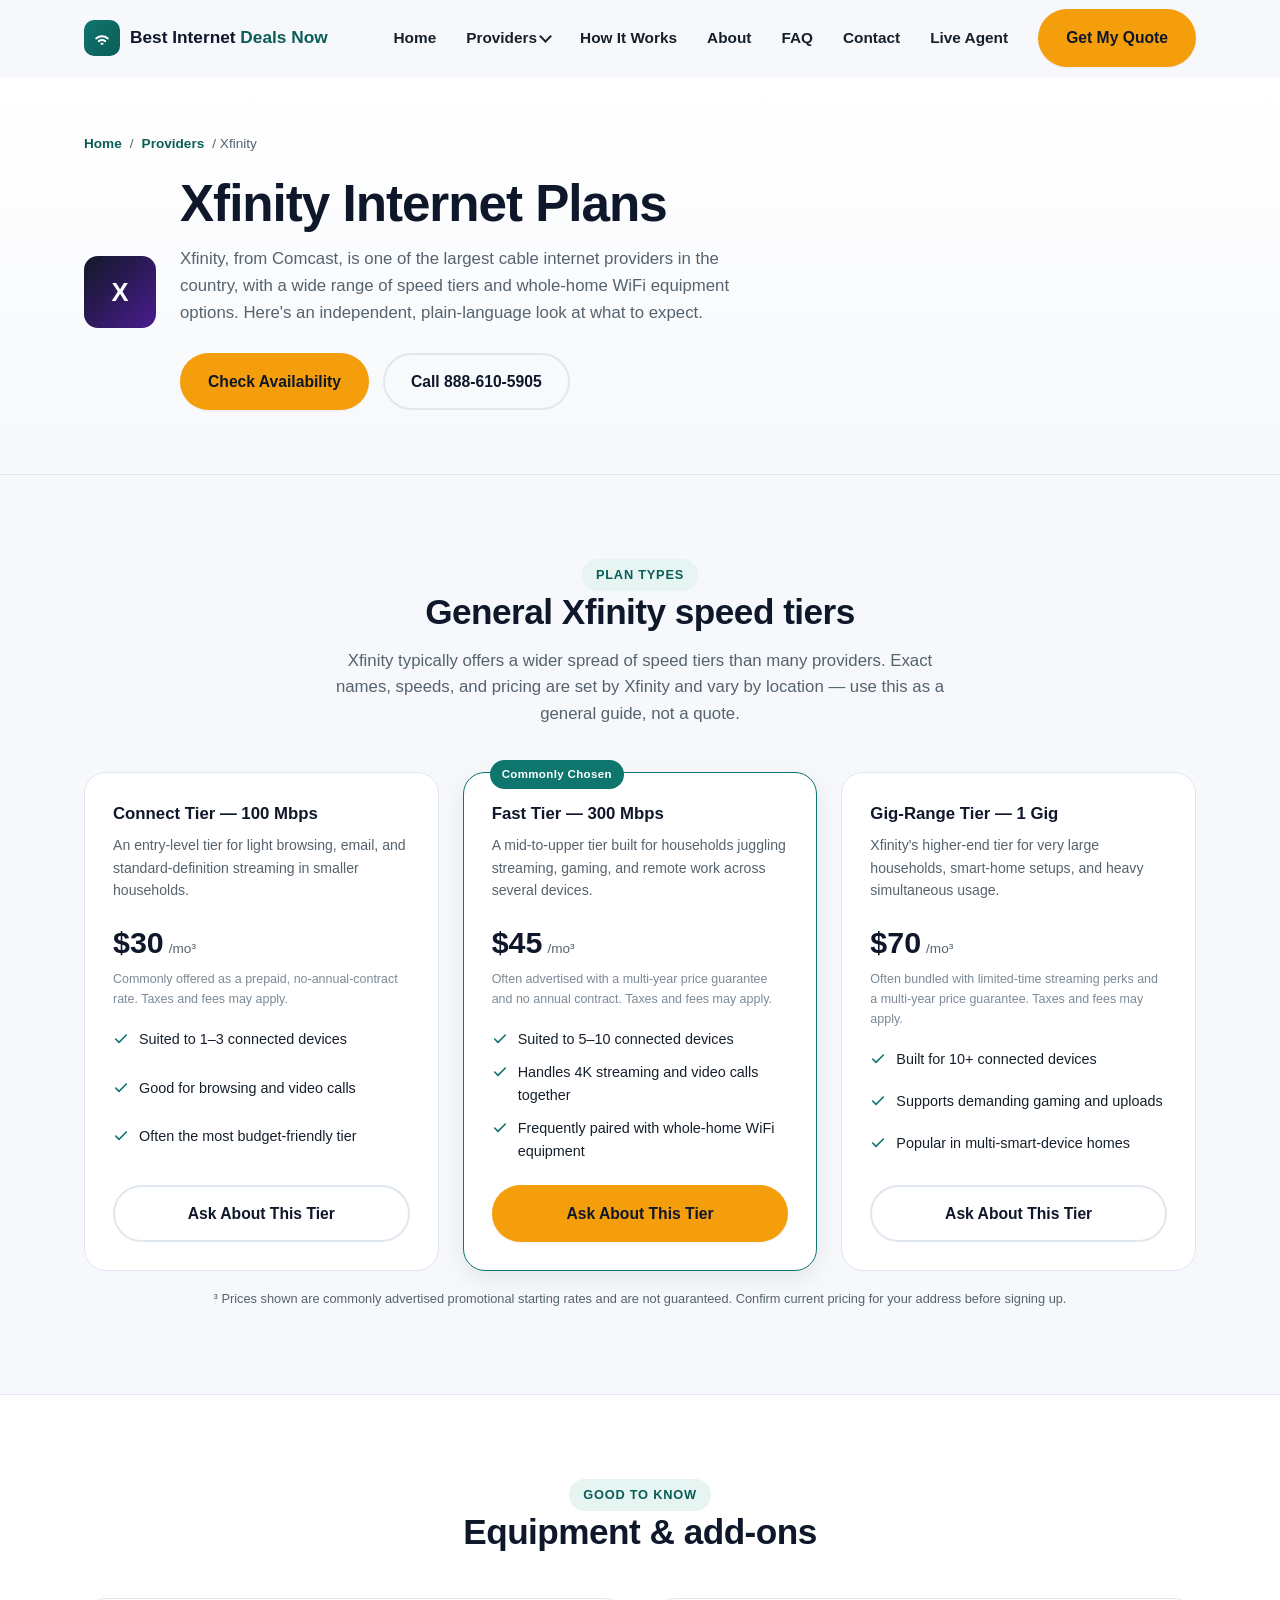
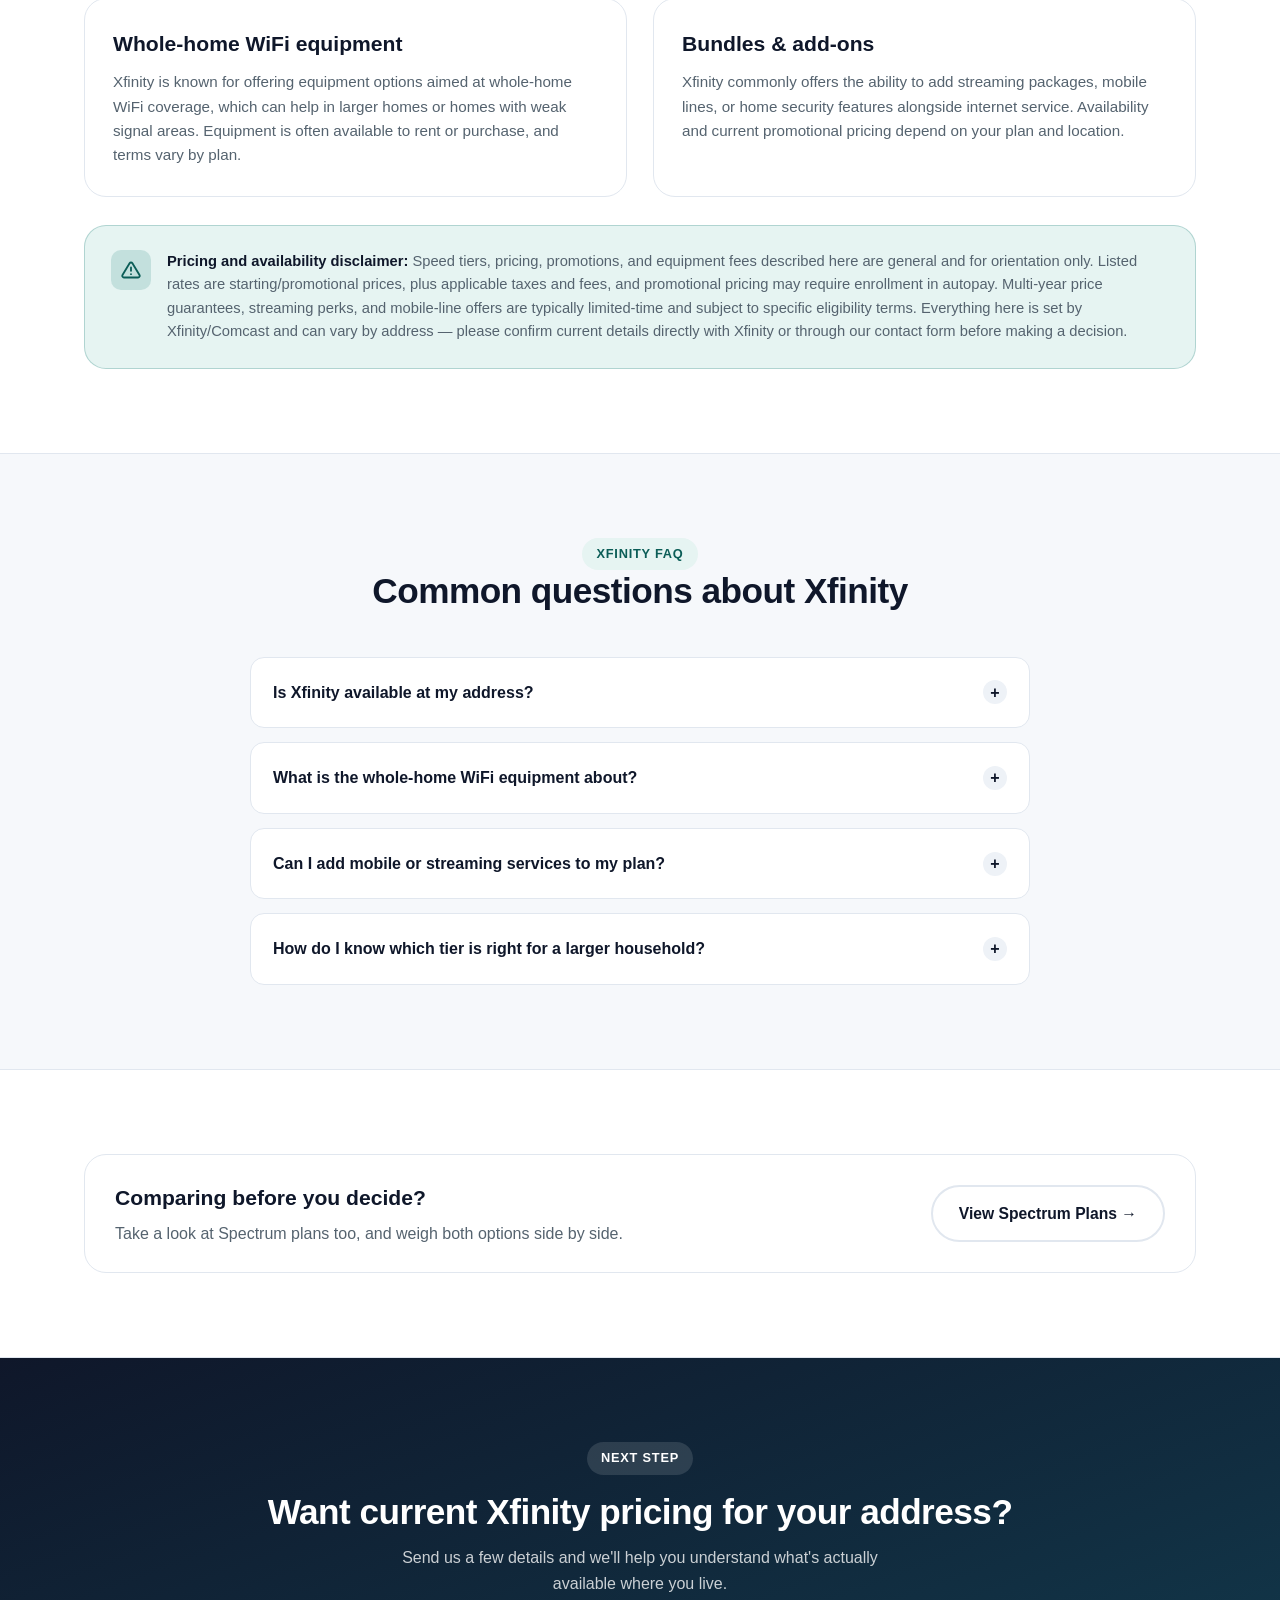
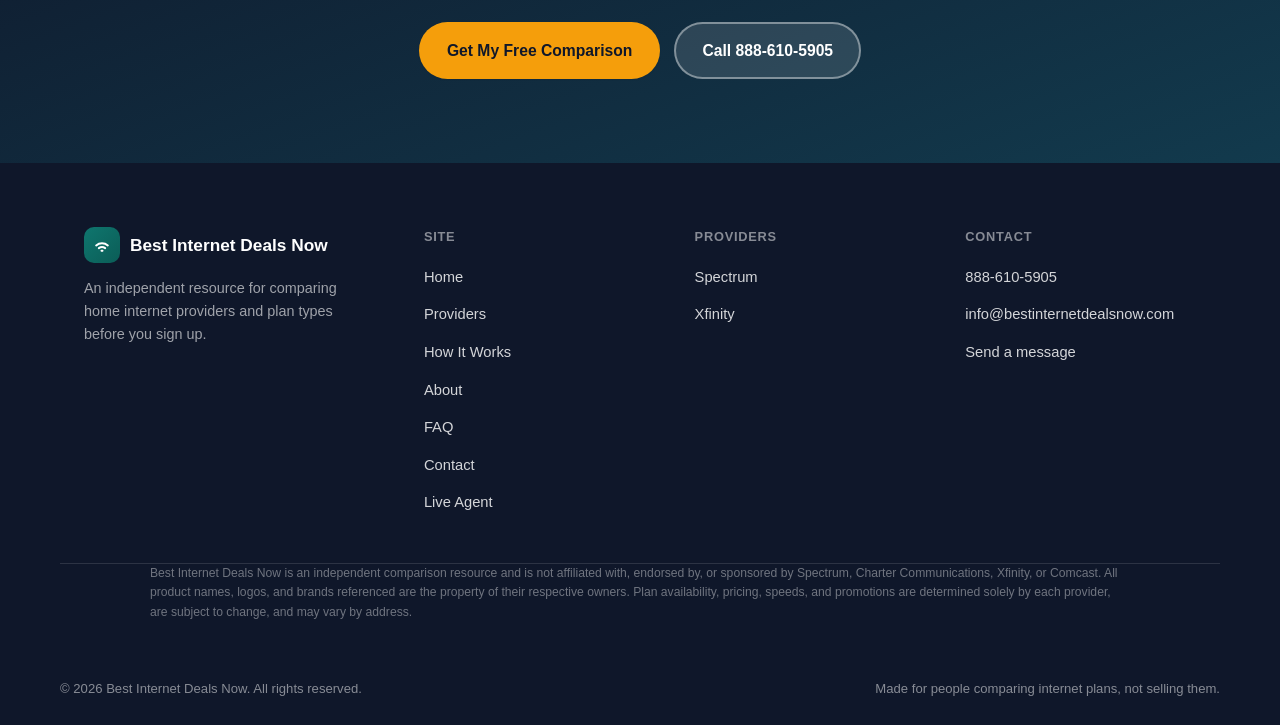
<file: xfinity.html>
<!DOCTYPE html>
<html lang="en">
<head>
<meta charset="UTF-8" />
<meta name="viewport" content="width=device-width, initial-scale=1.0" />
<title>Xfinity Internet Plans | Best Internet Deals Now</title>
<meta name="description" content="An independent overview of Xfinity internet plan types, speed tiers, and equipment options, plus how to check what's available at your address." />
<link rel="canonical" href="https://www.bestinternetdealsnow.com/xfinity.html" />
<meta name="theme-color" content="#0f766e" />

<meta property="og:type" content="website" />
<meta property="og:title" content="Xfinity Internet Plans | Best Internet Deals Now" />
<meta property="og:description" content="An independent overview of Xfinity internet plan types, speed tiers, and equipment options." />
<meta property="og:url" content="https://www.bestinternetdealsnow.com/xfinity.html" />
<meta name="twitter:card" content="summary" />

<link rel="icon" href="images/favicon.ico" sizes="any" />
<link rel="icon" type="image/svg+xml" href="images/favicon.svg" />
<link rel="apple-touch-icon" href="images/apple-touch-icon.png" />
<link rel="stylesheet" href="css/styles.css?v=a8c4754" />
</head>
<body>
<a class="skip-link" href="#main">Skip to main content</a>

<header class="site-header">
  <div class="container header-inner">
    <a href="index.html" class="brand">
      <span class="brand-mark" aria-hidden="true">
        <svg width="20" height="20" viewBox="0 0 24 24" fill="none" stroke="currentColor" stroke-width="2.4" stroke-linecap="round" stroke-linejoin="round"><path d="M5 12.5a11 11 0 0 1 14 0"/><path d="M8.2 15.8a6.6 6.6 0 0 1 7.6 0"/><path d="M11.4 19a2.2 2.2 0 0 1 1.2 0"/><circle cx="12" cy="19" r="0.6" fill="currentColor" stroke="none"/></svg>
      </span>
      <span class="brand-name">Best Internet <strong>Deals Now</strong></span>
    </a>

    <button class="nav-toggle" id="nav-toggle" aria-controls="primary-nav" aria-expanded="false" aria-label="Open menu">
      <span class="nav-toggle-icon"></span>
    </button>

    <nav id="primary-nav" class="primary-nav" aria-label="Primary">
      <div class="primary-nav-panel">
      <ul class="nav-links">
        <li><a href="index.html">Home</a></li>
        <li class="has-dropdown">
          <a href="index.html#providers">Providers <span class="caret" aria-hidden="true"></span></a>
          <ul class="dropdown">
            <li><a href="spectrum.html">Spectrum</a></li>
            <li><a href="xfinity.html">Xfinity</a></li>
          </ul>
        </li>
        <li><a href="index.html#how-it-works">How It Works</a></li>
        <li><a href="index.html#about">About</a></li>
        <li><a href="index.html#faq">FAQ</a></li>
        <li><a href="index.html#contact">Contact</a></li>
        <li><a href="live-agent.html">Live Agent</a></li>
      </ul>
      <a href="tel:+18886105905" class="btn btn-primary nav-cta">Get My Quote</a>
      </div>
    </nav>
  </div>
</header>

<main id="main">

  <section class="page-hero">
    <div class="container">
      <p class="breadcrumbs"><a href="index.html">Home</a> / <a href="index.html#providers">Providers</a> / Xfinity</p>
      <div class="page-hero-grid">
        <span class="provider-badge xfinity" aria-hidden="true" style="width:72px;height:72px;font-size:1.6rem;">X</span>
        <div class="page-hero-copy">
          <h1>Xfinity Internet Plans</h1>
          <p class="lede">Xfinity, from Comcast, is one of the largest cable internet providers in the country, with a wide range of speed tiers and whole-home WiFi equipment options. Here's an independent, plain-language look at what to expect.</p>
          <div class="page-hero-actions">
            <a href="tel:+18886105905" class="btn btn-primary">Check Availability</a>
            <a href="tel:+18886105905" class="btn btn-outline">Call 888-610-5905</a>
          </div>
        </div>
      </div>
    </div>
  </section>

  <section>
    <div class="container">
      <div class="section-head">
        <span class="eyebrow">Plan Types</span>
        <h2>General Xfinity speed tiers</h2>
        <p>Xfinity typically offers a wider spread of speed tiers than many providers. Exact names, speeds, and pricing are set by Xfinity and vary by location — use this as a general guide, not a quote.</p>
      </div>

      <div class="tier-grid">
        <div class="tier-card">
          <h3>Connect Tier — 100 Mbps</h3>
          <p class="tier-desc">An entry-level tier for light browsing, email, and standard-definition streaming in smaller households.</p>
          <div class="tier-price"><strong>$30</strong><span>/mo³</span></div>
          <p class="tier-price-note">Commonly offered as a prepaid, no-annual-contract rate. Taxes and fees may apply.</p>
          <ul class="tier-points">
            <li><svg width="16" height="16" viewBox="0 0 24 24" fill="none" stroke="currentColor" stroke-width="2.4" stroke-linecap="round" stroke-linejoin="round"><path d="M20 6 9 17l-5-5"/></svg>Suited to 1–3 connected devices</li>
            <li><svg width="16" height="16" viewBox="0 0 24 24" fill="none" stroke="currentColor" stroke-width="2.4" stroke-linecap="round" stroke-linejoin="round"><path d="M20 6 9 17l-5-5"/></svg>Good for browsing and video calls</li>
            <li><svg width="16" height="16" viewBox="0 0 24 24" fill="none" stroke="currentColor" stroke-width="2.4" stroke-linecap="round" stroke-linejoin="round"><path d="M20 6 9 17l-5-5"/></svg>Often the most budget-friendly tier</li>
          </ul>
          <a href="tel:+18886105905" class="btn btn-outline btn-block">Ask About This Tier</a>
        </div>

        <div class="tier-card is-popular">
          <span class="tier-tag">Commonly Chosen</span>
          <h3>Fast Tier — 300 Mbps</h3>
          <p class="tier-desc">A mid-to-upper tier built for households juggling streaming, gaming, and remote work across several devices.</p>
          <div class="tier-price"><strong>$45</strong><span>/mo³</span></div>
          <p class="tier-price-note">Often advertised with a multi-year price guarantee and no annual contract. Taxes and fees may apply.</p>
          <ul class="tier-points">
            <li><svg width="16" height="16" viewBox="0 0 24 24" fill="none" stroke="currentColor" stroke-width="2.4" stroke-linecap="round" stroke-linejoin="round"><path d="M20 6 9 17l-5-5"/></svg>Suited to 5–10 connected devices</li>
            <li><svg width="16" height="16" viewBox="0 0 24 24" fill="none" stroke="currentColor" stroke-width="2.4" stroke-linecap="round" stroke-linejoin="round"><path d="M20 6 9 17l-5-5"/></svg>Handles 4K streaming and video calls together</li>
            <li><svg width="16" height="16" viewBox="0 0 24 24" fill="none" stroke="currentColor" stroke-width="2.4" stroke-linecap="round" stroke-linejoin="round"><path d="M20 6 9 17l-5-5"/></svg>Frequently paired with whole-home WiFi equipment</li>
          </ul>
          <a href="tel:+18886105905" class="btn btn-primary btn-block">Ask About This Tier</a>
        </div>

        <div class="tier-card">
          <h3>Gig-Range Tier — 1 Gig</h3>
          <p class="tier-desc">Xfinity's higher-end tier for very large households, smart-home setups, and heavy simultaneous usage.</p>
          <div class="tier-price"><strong>$70</strong><span>/mo³</span></div>
          <p class="tier-price-note">Often bundled with limited-time streaming perks and a multi-year price guarantee. Taxes and fees may apply.</p>
          <ul class="tier-points">
            <li><svg width="16" height="16" viewBox="0 0 24 24" fill="none" stroke="currentColor" stroke-width="2.4" stroke-linecap="round" stroke-linejoin="round"><path d="M20 6 9 17l-5-5"/></svg>Built for 10+ connected devices</li>
            <li><svg width="16" height="16" viewBox="0 0 24 24" fill="none" stroke="currentColor" stroke-width="2.4" stroke-linecap="round" stroke-linejoin="round"><path d="M20 6 9 17l-5-5"/></svg>Supports demanding gaming and uploads</li>
            <li><svg width="16" height="16" viewBox="0 0 24 24" fill="none" stroke="currentColor" stroke-width="2.4" stroke-linecap="round" stroke-linejoin="round"><path d="M20 6 9 17l-5-5"/></svg>Popular in multi-smart-device homes</li>
          </ul>
          <a href="tel:+18886105905" class="btn btn-outline btn-block">Ask About This Tier</a>
        </div>
      </div>
      <p class="text-muted" style="text-align:center;margin-top:18px;font-size:0.8rem;">³ Prices shown are commonly advertised promotional starting rates and are not guaranteed. Confirm current pricing for your address before signing up.</p>
    </div>
  </section>

  <section class="alt">
    <div class="container">
      <div class="section-head">
        <span class="eyebrow">Good To Know</span>
        <h2>Equipment &amp; add-ons</h2>
      </div>

      <div class="info-split">
        <div class="info-card">
          <h3>Whole-home WiFi equipment</h3>
          <p>Xfinity is known for offering equipment options aimed at whole-home WiFi coverage, which can help in larger homes or homes with weak signal areas. Equipment is often available to rent or purchase, and terms vary by plan.</p>
        </div>
        <div class="info-card">
          <h3>Bundles &amp; add-ons</h3>
          <p>Xfinity commonly offers the ability to add streaming packages, mobile lines, or home security features alongside internet service. Availability and current promotional pricing depend on your plan and location.</p>
        </div>
      </div>

      <div class="callout" style="margin-top:28px;">
        <span class="callout-icon" aria-hidden="true">
          <svg width="20" height="20" viewBox="0 0 24 24" fill="none" stroke="currentColor" stroke-width="2.2" stroke-linecap="round" stroke-linejoin="round"><path d="M12 9v4"/><path d="M12 17h.01"/><path d="M10.3 3.9 1.8 18a2 2 0 0 0 1.7 3h17a2 2 0 0 0 1.7-3L13.7 3.9a2 2 0 0 0-3.4 0Z"/></svg>
        </span>
        <p><strong>Pricing and availability disclaimer:</strong> Speed tiers, pricing, promotions, and equipment fees described here are general and for orientation only. Listed rates are starting/promotional prices, plus applicable taxes and fees, and promotional pricing may require enrollment in autopay. Multi-year price guarantees, streaming perks, and mobile-line offers are typically limited-time and subject to specific eligibility terms. Everything here is set by Xfinity/Comcast and can vary by address — please confirm current details directly with Xfinity or through our contact form before making a decision.</p>
      </div>
    </div>
  </section>

  <section>
    <div class="container">
      <div class="section-head">
        <span class="eyebrow">Xfinity FAQ</span>
        <h2>Common questions about Xfinity</h2>
      </div>

      <div class="faq-list">
        <details class="faq-item">
          <summary>Is Xfinity available at my address?<span class="faq-icon" aria-hidden="true">+</span></summary>
          <div class="faq-answer">Xfinity has a large cable footprint, especially in urban and suburban areas, but availability still depends on your specific address. Reach out through our contact form and we'll help you confirm the next step.</div>
        </details>
        <details class="faq-item">
          <summary>What is the whole-home WiFi equipment about?<span class="faq-icon" aria-hidden="true">+</span></summary>
          <div class="faq-answer">Xfinity often provides equipment options designed to extend WiFi coverage throughout a larger home. Whether it's included or offered as an add-on depends on the specific plan and any current promotion.</div>
        </details>
        <details class="faq-item">
          <summary>Can I add mobile or streaming services to my plan?<span class="faq-icon" aria-hidden="true">+</span></summary>
          <div class="faq-answer">In many areas, Xfinity allows internet plans to be paired with mobile lines or streaming add-ons. Availability, pricing, and current promotions vary and should be confirmed directly.</div>
        </details>
        <details class="faq-item">
          <summary>How do I know which tier is right for a larger household?<span class="faq-icon" aria-hidden="true">+</span></summary>
          <div class="faq-answer">Let us know roughly how many people and devices are typically online in your home through our contact form, and we'll point you toward a tier range that's worth asking about.</div>
        </details>
      </div>
    </div>
  </section>

  <section class="alt">
    <div class="container">
      <div class="crosslink-card">
        <div>
          <h3>Comparing before you decide?</h3>
          <p class="text-muted" style="margin-top:6px;">Take a look at Spectrum plans too, and weigh both options side by side.</p>
        </div>
        <a href="spectrum.html" class="btn btn-outline">View Spectrum Plans →</a>
      </div>
    </div>
  </section>

  <section class="contact-section">
    <div class="container" style="text-align:center;">
      <span class="eyebrow" style="background:rgba(255,255,255,0.12);color:#fff;">Next Step</span>
      <h2 style="color:#fff;margin-top:16px;">Want current Xfinity pricing for your address?</h2>
      <p style="color:rgba(255,255,255,0.78);margin-top:12px;max-width:56ch;margin-left:auto;margin-right:auto;">Send us a few details and we'll help you understand what's actually available where you live.</p>
      <div class="hero-actions" style="justify-content:center;margin-top:26px;">
        <a href="tel:+18886105905" class="btn btn-primary">Get My Free Comparison</a>
        <a href="tel:+18886105905" class="btn btn-ghost-light">Call 888-610-5905</a>
      </div>
    </div>
  </section>

</main>

<footer class="site-footer">
  <div class="container footer-grid">
    <div class="footer-brand">
      <a href="index.html" class="brand">
        <span class="brand-mark" aria-hidden="true">
          <svg width="20" height="20" viewBox="0 0 24 24" fill="none" stroke="currentColor" stroke-width="2.4" stroke-linecap="round" stroke-linejoin="round"><path d="M5 12.5a11 11 0 0 1 14 0"/><path d="M8.2 15.8a6.6 6.6 0 0 1 7.6 0"/><path d="M11.4 19a2.2 2.2 0 0 1 1.2 0"/><circle cx="12" cy="19" r="0.6" fill="currentColor" stroke="none"/></svg>
        </span>
        <span>Best Internet Deals Now</span>
      </a>
      <p>An independent resource for comparing home internet providers and plan types before you sign up.</p>
    </div>

    <nav class="footer-col" aria-label="Site">
      <h4>Site</h4>
      <ul>
        <li><a href="index.html">Home</a></li>
        <li><a href="index.html#providers">Providers</a></li>
        <li><a href="index.html#how-it-works">How It Works</a></li>
        <li><a href="index.html#about">About</a></li>
        <li><a href="index.html#faq">FAQ</a></li>
        <li><a href="index.html#contact">Contact</a></li>
        <li><a href="live-agent.html">Live Agent</a></li>
      </ul>
    </nav>

    <nav class="footer-col" aria-label="Providers">
      <h4>Providers</h4>
      <ul>
        <li><a href="spectrum.html">Spectrum</a></li>
        <li><a href="xfinity.html">Xfinity</a></li>
      </ul>
    </nav>

    <nav class="footer-col" aria-label="Contact">
      <h4>Contact</h4>
      <ul>
        <li><a href="tel:+18886105905">888-610-5905</a></li>
        <li><a href="mailto:info@bestinternetdealsnow.com">info@bestinternetdealsnow.com</a></li>
        <li><a href="index.html#contact">Send a message</a></li>
      </ul>
    </nav>
  </div>

  <p class="container footer-legal">Best Internet Deals Now is an independent comparison resource and is not affiliated with, endorsed by, or sponsored by Spectrum, Charter Communications, Xfinity, or Comcast. All product names, logos, and brands referenced are the property of their respective owners. Plan availability, pricing, speeds, and promotions are determined solely by each provider, are subject to change, and may vary by address.</p>

  <div class="container footer-bottom">
    <span>© <span id="year"></span> Best Internet Deals Now. All rights reserved.</span>
    <span>Made for people comparing internet plans, not selling them.</span>
  </div>
</footer>

<div class="mobile-call-bar">
  <svg width="18" height="18" viewBox="0 0 24 24" fill="none" stroke="currentColor" stroke-width="2.2" stroke-linecap="round" stroke-linejoin="round"><path d="M22 16.9v3a2 2 0 0 1-2.2 2 19.8 19.8 0 0 1-8.6-3.1 19.5 19.5 0 0 1-6-6 19.8 19.8 0 0 1-3.1-8.6A2 2 0 0 1 4.1 2h3a2 2 0 0 1 2 1.7c.1.9.3 1.8.6 2.7a2 2 0 0 1-.4 2.1L8.1 9.7a16 16 0 0 0 6.2 6.2l1.2-1.2a2 2 0 0 1 2.1-.4c.9.3 1.8.5 2.7.6a2 2 0 0 1 1.7 2Z"/></svg>
  <a href="tel:+18886105905" style="color:inherit;">Call 888-610-5905</a>
</div>

<script src="js/main.js?v=97124d01"></script>
</body>
</html>
</file>
<file: css/styles.css>
/* ==========================================================================
   Best Internet Deals Now — Design System & Site Styles
   ========================================================================== */

:root {
  --color-bg: #f6f8fb;
  --color-surface: #ffffff;
  --color-surface-alt: #eef2f7;
  --color-border: #e1e7ef;

  --color-text: #16202b;
  --color-text-muted: #55636f;
  --color-text-faint: #7c8a97;

  --color-primary: #0f766e;
  --color-primary-dark: #0b5d57;
  --color-primary-light: #e6f4f2;

  --color-accent: #f59e0b;
  --color-accent-dark: #c97c05;

  --color-navy: #0f172a;

  --color-success: #15803d;

  --radius-sm: 8px;
  --radius-md: 14px;
  --radius-lg: 22px;

  --shadow-sm: 0 1px 2px rgba(15, 23, 42, 0.06);
  --shadow-md: 0 8px 24px rgba(15, 23, 42, 0.08);
  --shadow-lg: 0 20px 48px rgba(15, 23, 42, 0.14);

  --header-height: 76px;

  --container-width: 1160px;

  --font-sans: -apple-system, BlinkMacSystemFont, "Segoe UI", Roboto, "Helvetica Neue", Arial, sans-serif;
}

/* ---------- Reset ---------- */
*,
*::before,
*::after {
  box-sizing: border-box;
}

html {
  scroll-behavior: smooth;
}

body {
  margin: 0;
  font-family: var(--font-sans);
  color: var(--color-text);
  background: var(--color-bg);
  line-height: 1.6;
  -webkit-font-smoothing: antialiased;
  text-rendering: optimizeLegibility;
}

img,
svg {
  display: block;
  max-width: 100%;
}

a {
  color: inherit;
  text-decoration: none;
}

ul {
  list-style: none;
  margin: 0;
  padding: 0;
}

h1,
h2,
h3,
h4,
p {
  margin: 0;
}

button {
  font: inherit;
  color: inherit;
  background: none;
  border: 0;
  cursor: pointer;
}

input,
textarea,
select {
  font: inherit;
}

:focus-visible {
  outline: 3px solid var(--color-accent);
  outline-offset: 2px;
}

.container {
  width: 100%;
  max-width: var(--container-width);
  margin: 0 auto;
  padding: 0 24px;
}

.skip-link {
  position: absolute;
  left: 16px;
  top: -60px;
  background: var(--color-navy);
  color: #fff;
  padding: 10px 18px;
  border-radius: var(--radius-sm);
  z-index: 1000;
  transition: top 0.2s ease;
}

.skip-link:focus {
  top: 16px;
}

/* ---------- Typography ---------- */
h1 {
  font-size: clamp(2.1rem, 1.6rem + 2vw, 3.4rem);
  font-weight: 800;
  line-height: 1.12;
  letter-spacing: -0.02em;
  color: var(--color-navy);
}

h2 {
  font-size: clamp(1.6rem, 1.4rem + 1vw, 2.3rem);
  font-weight: 800;
  line-height: 1.2;
  letter-spacing: -0.015em;
  color: var(--color-navy);
}

h3 {
  font-size: clamp(1.1rem, 1rem + 0.4vw, 1.35rem);
  font-weight: 700;
  color: var(--color-navy);
}

.eyebrow {
  display: inline-flex;
  align-items: center;
  gap: 8px;
  font-size: 0.8rem;
  font-weight: 700;
  letter-spacing: 0.06em;
  text-transform: uppercase;
  color: var(--color-primary-dark);
  background: var(--color-primary-light);
  padding: 6px 14px;
  border-radius: 999px;
}

.section-head {
  max-width: 640px;
  margin: 0 auto 44px;
  text-align: center;
}

.section-head p {
  margin-top: 14px;
  color: var(--color-text-muted);
  font-size: 1.05rem;
}

.text-muted {
  color: var(--color-text-muted);
}

/* ---------- Buttons ---------- */
.btn {
  display: inline-flex;
  align-items: center;
  justify-content: center;
  gap: 8px;
  padding: 14px 26px;
  border-radius: 999px;
  font-weight: 700;
  font-size: 0.98rem;
  transition: transform 0.15s ease, box-shadow 0.15s ease, background 0.15s ease, color 0.15s ease;
  white-space: nowrap;
  border: 2px solid transparent;
}

.btn-primary {
  background: var(--color-accent);
  color: var(--color-navy);
  box-shadow: var(--shadow-sm);
}

.btn-primary:hover {
  background: var(--color-accent-dark);
  transform: translateY(-1px);
  box-shadow: var(--shadow-md);
}

.btn-outline {
  background: transparent;
  border-color: var(--color-border);
  color: var(--color-navy);
}

.btn-outline:hover {
  border-color: var(--color-primary);
  color: var(--color-primary-dark);
}

.btn-ghost-light {
  background: rgba(255, 255, 255, 0.12);
  border-color: rgba(255, 255, 255, 0.4);
  color: #fff;
}

.btn-ghost-light:hover {
  background: rgba(255, 255, 255, 0.22);
}

.btn-block {
  width: 100%;
}

.btn-sm {
  padding: 10px 18px;
  font-size: 0.88rem;
}

.btn-lg {
  padding: 22px 44px;
  font-size: 1.25rem;
  border-radius: var(--radius-md);
}

/* ---------- Live Agent page ---------- */
.live-agent-hero {
  padding: 96px 0 110px;
  text-align: center;
  background: radial-gradient(1100px 520px at 50% -10%, rgba(15, 118, 110, 0.16), transparent),
    linear-gradient(180deg, #ffffff 0%, var(--color-bg) 100%);
}

.live-agent-hero .eyebrow {
  margin: 0 auto;
}

.live-agent-hero h1 {
  margin-top: 18px;
}

.live-agent-hero .lede {
  margin: 18px auto 0;
  max-width: 56ch;
  font-size: 1.1rem;
  color: var(--color-text-muted);
}

.live-agent-call {
  margin-top: 40px;
  display: flex;
  flex-direction: column;
  align-items: center;
  gap: 16px;
}

.live-agent-number {
  font-size: 1.1rem;
  font-weight: 700;
  color: var(--color-text-muted);
}

.live-agent-note {
  margin-top: 28px;
  font-size: 0.85rem;
  color: var(--color-text-faint);
  max-width: 46ch;
  margin-left: auto;
  margin-right: auto;
}

/* ---------- Header ---------- */
.site-header {
  position: sticky;
  top: 0;
  z-index: 500;
  background: rgba(246, 248, 251, 0.92);
  backdrop-filter: saturate(180%) blur(10px);
  border-bottom: 1px solid transparent;
  transition: border-color 0.2s ease, box-shadow 0.2s ease;
}

.site-header.is-scrolled {
  border-bottom-color: var(--color-border);
  box-shadow: var(--shadow-sm);
}

.header-inner {
  display: flex;
  align-items: center;
  justify-content: space-between;
  height: var(--header-height);
  gap: 20px;
}

.brand {
  display: flex;
  align-items: center;
  gap: 10px;
  font-weight: 800;
  font-size: 1.08rem;
  color: var(--color-navy);
  flex-shrink: 0;
}

.brand-mark {
  width: 36px;
  height: 36px;
  border-radius: 10px;
  background: linear-gradient(135deg, var(--color-primary), var(--color-primary-dark));
  display: flex;
  align-items: center;
  justify-content: center;
  color: #fff;
  flex-shrink: 0;
}

.brand-name strong {
  color: var(--color-primary-dark);
}

.nav-toggle {
  display: none;
  width: 44px;
  height: 44px;
  align-items: center;
  justify-content: center;
  border-radius: var(--radius-sm);
  flex-shrink: 0;
}

.nav-toggle:hover {
  background: var(--color-surface-alt);
}

.nav-toggle-icon,
.nav-toggle-icon::before,
.nav-toggle-icon::after {
  display: block;
  width: 22px;
  height: 2px;
  background: var(--color-navy);
  border-radius: 2px;
  position: relative;
  transition: transform 0.2s ease, opacity 0.2s ease;
}

.nav-toggle-icon::before {
  content: "";
  position: absolute;
  top: -7px;
}

.nav-toggle-icon::after {
  content: "";
  position: absolute;
  top: 7px;
}

.nav-toggle[aria-expanded="true"] .nav-toggle-icon {
  background: transparent;
}

.nav-toggle[aria-expanded="true"] .nav-toggle-icon::before {
  top: 0;
  transform: rotate(45deg);
}

.nav-toggle[aria-expanded="true"] .nav-toggle-icon::after {
  top: 0;
  transform: rotate(-45deg);
}

.primary-nav {
  display: flex;
  flex: 1;
}

/* Desktop: the wrapper added for the mobile off-canvas panel (see the
   max-width:760px rules) reproduces the original .primary-nav flex
   layout itself, so .nav-links and .nav-cta line up exactly as before.
   (display:contents was tried here first but some browsers don't
   reliably promote a display:contents wrapper's children into flex
   items, which dropped .nav-cta out of the header row — plain nested
   flexbox avoids that entirely.) */
.primary-nav-panel {
  display: flex;
  align-items: center;
  gap: 28px;
  flex: 1;
  justify-content: flex-end;
}

.nav-links {
  display: flex;
  align-items: center;
  gap: 26px;
}

.nav-links > li {
  position: relative;
}

.nav-links > li > a {
  display: inline-flex;
  align-items: center;
  gap: 4px;
  font-weight: 600;
  font-size: 0.96rem;
  color: var(--color-text);
  padding: 10px 2px;
}

.nav-links > li > a:hover {
  color: var(--color-primary-dark);
}

.caret {
  width: 9px;
  height: 9px;
  border-right: 2px solid currentColor;
  border-bottom: 2px solid currentColor;
  transform: rotate(45deg);
  margin-top: -3px;
  transition: transform 0.15s ease;
}

.has-dropdown {
  display: flex;
  align-items: center;
}

.dropdown {
  position: absolute;
  top: calc(100% + 10px);
  left: 0;
  min-width: 200px;
  background: var(--color-surface);
  border: 1px solid var(--color-border);
  border-radius: var(--radius-md);
  box-shadow: var(--shadow-lg);
  padding: 8px;
  opacity: 0;
  visibility: hidden;
  transform: translateY(6px);
  transition: opacity 0.15s ease, transform 0.15s ease, visibility 0.15s;
}

.has-dropdown:hover .dropdown,
.has-dropdown:focus-within .dropdown {
  opacity: 1;
  visibility: visible;
  transform: translateY(0);
}

.has-dropdown:hover .caret,
.has-dropdown:focus-within .caret {
  transform: rotate(225deg);
}

.dropdown a {
  display: block;
  padding: 10px 12px;
  border-radius: var(--radius-sm);
  font-weight: 600;
  font-size: 0.93rem;
  color: var(--color-text);
}

.dropdown a:hover {
  background: var(--color-primary-light);
  color: var(--color-primary-dark);
}

.nav-cta {
  flex-shrink: 0;
}

/* ---------- Hero ---------- */
.hero {
  position: relative;
  overflow: hidden;
  background: radial-gradient(1100px 520px at 85% -10%, rgba(15, 118, 110, 0.16), transparent),
    linear-gradient(180deg, #ffffff 0%, var(--color-bg) 100%);
  padding: 76px 0 88px;
}

.hero-grid {
  display: grid;
  grid-template-columns: 1.1fr 0.9fr;
  gap: 48px;
  align-items: center;
}

.hero-copy p.lede {
  margin-top: 18px;
  font-size: 1.12rem;
  color: var(--color-text-muted);
  max-width: 52ch;
}

.hero-actions {
  display: flex;
  flex-wrap: wrap;
  gap: 14px;
  margin-top: 30px;
}

.hero-trust {
  display: flex;
  flex-wrap: wrap;
  gap: 22px;
  margin-top: 34px;
}

.trust-item {
  display: flex;
  align-items: center;
  gap: 10px;
  font-size: 0.9rem;
  font-weight: 600;
  color: var(--color-text-muted);
}

.trust-item svg {
  color: var(--color-primary);
  flex-shrink: 0;
}

.hero-panel {
  background: var(--color-surface);
  border: 1px solid var(--color-border);
  border-radius: var(--radius-lg);
  box-shadow: var(--shadow-lg);
  padding: 28px;
}

.hero-panel h2 {
  font-size: 1.25rem;
}

.hero-panel > p {
  margin-top: 8px;
  color: var(--color-text-muted);
  font-size: 0.95rem;
}

.provider-mini-list {
  margin-top: 20px;
  display: grid;
  gap: 12px;
}

.provider-mini {
  display: flex;
  align-items: center;
  justify-content: space-between;
  gap: 12px;
  padding: 14px 16px;
  border: 1px solid var(--color-border);
  border-radius: var(--radius-md);
  background: var(--color-surface-alt);
}

.provider-mini-name {
  display: flex;
  align-items: center;
  gap: 12px;
  font-weight: 700;
  color: var(--color-navy);
}

.provider-dot {
  width: 10px;
  height: 10px;
  border-radius: 50%;
  background: var(--color-primary);
  flex-shrink: 0;
}

.hero-disclaimer {
  margin-top: 18px;
  font-size: 0.78rem;
  color: var(--color-text-faint);
  line-height: 1.55;
}

/* ---------- Generic section ---------- */
section {
  padding: 84px 0;
}

section.alt {
  background: var(--color-surface);
  border-top: 1px solid var(--color-border);
  border-bottom: 1px solid var(--color-border);
}

/* ---------- Providers ---------- */
.providers-grid {
  display: grid;
  grid-template-columns: repeat(2, 1fr);
  gap: 26px;
}

.provider-card {
  background: var(--color-surface);
  border: 1px solid var(--color-border);
  border-radius: var(--radius-lg);
  padding: 32px;
  box-shadow: var(--shadow-sm);
  transition: box-shadow 0.2s ease, transform 0.2s ease;
  display: flex;
  flex-direction: column;
  height: 100%;
}

.provider-card:hover {
  box-shadow: var(--shadow-md);
  transform: translateY(-3px);
}

.provider-card-head {
  display: flex;
  align-items: center;
  gap: 14px;
}

.provider-badge {
  width: 52px;
  height: 52px;
  border-radius: 14px;
  display: flex;
  align-items: center;
  justify-content: center;
  font-weight: 800;
  font-size: 1.1rem;
  color: #fff;
  flex-shrink: 0;
}

.provider-badge.spectrum {
  background: linear-gradient(135deg, #1b64f2, #0d3fa6);
}

.provider-badge.xfinity {
  background: linear-gradient(135deg, #111827, #4b1d8f);
}

.provider-card p {
  margin-top: 16px;
  color: var(--color-text-muted);
}

.provider-points {
  margin-top: 18px;
  display: grid;
  gap: 10px;
}

.provider-points li {
  display: flex;
  gap: 10px;
  font-size: 0.93rem;
  color: var(--color-text);
}

.provider-points svg {
  color: var(--color-primary);
  flex-shrink: 0;
  margin-top: 3px;
}

.provider-card-footer {
  margin-top: 24px;
  padding-top: 20px;
  border-top: 1px solid var(--color-border);
  display: flex;
  align-items: center;
  justify-content: space-between;
  gap: 12px;
  margin-top: auto;
}

.provider-card-footer .btn {
  width: 100%;
}

/* ---------- Steps ---------- */
.steps-grid {
  display: grid;
  grid-template-columns: repeat(3, 1fr);
  gap: 26px;
}

.step-card {
  position: relative;
  background: var(--color-surface);
  border: 1px solid var(--color-border);
  border-radius: var(--radius-lg);
  padding: 30px 26px;
}

.step-number {
  width: 40px;
  height: 40px;
  border-radius: 50%;
  background: var(--color-navy);
  color: #fff;
  display: flex;
  align-items: center;
  justify-content: center;
  font-weight: 800;
  margin-bottom: 18px;
}

.step-card p {
  margin-top: 10px;
  color: var(--color-text-muted);
  font-size: 0.95rem;
}

/* ---------- Feature grid (why choose us / value props) ---------- */
.feature-grid {
  display: grid;
  grid-template-columns: repeat(3, 1fr);
  gap: 24px;
}

.feature-card {
  padding: 26px;
  border-radius: var(--radius-lg);
  background: var(--color-surface-alt);
}

.feature-icon {
  width: 46px;
  height: 46px;
  border-radius: 12px;
  background: var(--color-primary-light);
  color: var(--color-primary-dark);
  display: flex;
  align-items: center;
  justify-content: center;
  margin-bottom: 16px;
}

.feature-card p {
  margin-top: 8px;
  color: var(--color-text-muted);
  font-size: 0.93rem;
}

/* ---------- About ---------- */
.about-grid {
  display: grid;
  grid-template-columns: 1fr 1fr;
  gap: 56px;
  align-items: center;
}

.about-grid p + p {
  margin-top: 14px;
}

.about-grid p {
  color: var(--color-text-muted);
}

.about-stats {
  margin-top: 28px;
  display: grid;
  grid-template-columns: repeat(3, 1fr);
  gap: 18px;
}

.stat-card {
  background: var(--color-surface);
  border: 1px solid var(--color-border);
  border-radius: var(--radius-md);
  padding: 18px;
  text-align: center;
}

.stat-card strong {
  display: block;
  font-size: 1.5rem;
  font-weight: 800;
  color: var(--color-primary-dark);
}

.stat-card span {
  font-size: 0.8rem;
  color: var(--color-text-muted);
}

.about-panel {
  background: linear-gradient(160deg, var(--color-navy), #16324f);
  color: #fff;
  border-radius: var(--radius-lg);
  padding: 34px;
}

.about-panel h3 {
  color: #fff;
}

.about-panel p {
  color: rgba(255, 255, 255, 0.78) !important;
}

.about-panel ul {
  margin-top: 18px;
  display: grid;
  gap: 12px;
}

.about-panel li {
  display: flex;
  gap: 10px;
  font-size: 0.92rem;
  color: rgba(255, 255, 255, 0.9);
}

.about-panel svg {
  color: var(--color-accent);
  flex-shrink: 0;
  margin-top: 2px;
}

/* ---------- FAQ ---------- */
.faq-list {
  max-width: 780px;
  margin: 0 auto;
  display: grid;
  gap: 14px;
}

.faq-item {
  background: var(--color-surface);
  border: 1px solid var(--color-border);
  border-radius: var(--radius-md);
  padding: 4px 22px;
}

.faq-item summary {
  cursor: pointer;
  list-style: none;
  padding: 18px 0;
  font-weight: 700;
  color: var(--color-navy);
  display: flex;
  align-items: center;
  justify-content: space-between;
  gap: 16px;
}

.faq-item summary::-webkit-details-marker {
  display: none;
}

.faq-item summary .faq-icon {
  flex-shrink: 0;
  width: 24px;
  height: 24px;
  border-radius: 50%;
  background: var(--color-surface-alt);
  display: flex;
  align-items: center;
  justify-content: center;
  transition: transform 0.2s ease, background 0.2s ease;
}

.faq-item[open] summary .faq-icon {
  transform: rotate(45deg);
  background: var(--color-primary-light);
}

.faq-item .faq-answer {
  padding: 0 0 20px;
  color: var(--color-text-muted);
  font-size: 0.96rem;
}

/* ---------- Contact / CTA ---------- */
.contact-section {
  background: linear-gradient(160deg, var(--color-navy), #123a4d);
  color: #fff;
}

.contact-grid {
  display: grid;
  grid-template-columns: 1fr 1fr;
  gap: 48px;
  align-items: start;
}

.contact-copy .eyebrow {
  background: rgba(255, 255, 255, 0.12);
  color: #fff;
}

.contact-copy h2 {
  color: #fff;
  margin-top: 16px;
}

.contact-copy p {
  color: rgba(255, 255, 255, 0.78);
  margin-top: 14px;
  max-width: 46ch;
}

.contact-methods {
  margin-top: 28px;
  display: grid;
  gap: 14px;
}

.contact-method {
  display: flex;
  align-items: center;
  gap: 14px;
  padding: 16px 18px;
  background: rgba(255, 255, 255, 0.08);
  border: 1px solid rgba(255, 255, 255, 0.14);
  border-radius: var(--radius-md);
}

.contact-method-icon {
  width: 40px;
  height: 40px;
  border-radius: 10px;
  background: rgba(255, 255, 255, 0.12);
  display: flex;
  align-items: center;
  justify-content: center;
  flex-shrink: 0;
}

.contact-method strong {
  display: block;
  font-size: 0.98rem;
}

.contact-method span {
  font-size: 0.85rem;
  color: rgba(255, 255, 255, 0.68);
}

.contact-form {
  background: #fff;
  color: var(--color-text);
  border-radius: var(--radius-lg);
  padding: 30px;
  box-shadow: var(--shadow-lg);
}

.contact-form h3 {
  font-size: 1.15rem;
}

.contact-form > p {
  margin-top: 6px;
  color: var(--color-text-muted);
  font-size: 0.9rem;
}

.form-row {
  margin-top: 18px;
  display: grid;
  gap: 6px;
}

.form-row-split {
  display: grid;
  grid-template-columns: 1fr 1fr;
  gap: 16px;
}

.form-row label {
  font-size: 0.85rem;
  font-weight: 700;
  color: var(--color-navy);
}

.form-row input,
.form-row select,
.form-row textarea {
  padding: 12px 14px;
  border-radius: var(--radius-sm);
  border: 1.5px solid var(--color-border);
  background: var(--color-bg);
  color: var(--color-text);
}

.form-row input:focus,
.form-row select:focus,
.form-row textarea:focus {
  border-color: var(--color-primary);
  background: #fff;
}

.form-consent {
  display: flex;
  gap: 10px;
  align-items: flex-start;
  font-size: 0.8rem;
  color: var(--color-text-muted);
}

.form-consent input {
  margin-top: 3px;
}

.contact-form button[type="submit"] {
  margin-top: 20px;
}

.form-note {
  margin-top: 12px;
  font-size: 0.76rem;
  color: var(--color-text-faint);
  line-height: 1.5;
}

.form-success {
  display: none;
  text-align: center;
  padding: 20px 0;
}

.form-success.is-visible {
  display: block;
}

.form-success svg {
  margin: 0 auto 14px;
  color: var(--color-success);
}

.form-success h3 {
  font-size: 1.1rem;
}

.form-success p {
  margin-top: 8px;
  color: var(--color-text-muted);
  font-size: 0.92rem;
}

.contact-form.is-submitted form {
  display: none;
}

/* ---------- Page hero (provider pages) ---------- */
.page-hero {
  padding: 56px 0 64px;
  background: linear-gradient(180deg, #ffffff 0%, var(--color-bg) 100%);
  border-bottom: 1px solid var(--color-border);
}

.breadcrumbs {
  display: flex;
  align-items: center;
  gap: 8px;
  font-size: 0.85rem;
  color: var(--color-text-muted);
  margin-bottom: 20px;
}

.breadcrumbs a {
  font-weight: 600;
  color: var(--color-primary-dark);
}

.page-hero-grid {
  display: grid;
  grid-template-columns: auto 1fr;
  gap: 24px;
  align-items: center;
}

.page-hero-copy p.lede {
  margin-top: 14px;
  color: var(--color-text-muted);
  font-size: 1.05rem;
  max-width: 60ch;
}

.page-hero-actions {
  display: flex;
  flex-wrap: wrap;
  gap: 14px;
  margin-top: 26px;
}

/* ---------- Plan tiers ---------- */
.tier-grid {
  display: grid;
  grid-template-columns: repeat(3, 1fr);
  gap: 24px;
}

.tier-card {
  background: var(--color-surface);
  border: 1px solid var(--color-border);
  border-radius: var(--radius-lg);
  padding: 28px;
  display: flex;
  flex-direction: column;
}

.tier-card.is-popular {
  border-color: var(--color-primary);
  box-shadow: var(--shadow-md);
  position: relative;
}

.tier-tag {
  position: absolute;
  top: -13px;
  left: 26px;
  background: var(--color-primary);
  color: #fff;
  font-size: 0.72rem;
  font-weight: 700;
  padding: 5px 12px;
  border-radius: 999px;
  letter-spacing: 0.03em;
}

.tier-card h3 {
  font-size: 1.05rem;
}

.tier-card .tier-desc {
  margin-top: 6px;
  font-size: 0.88rem;
  color: var(--color-text-muted);
}

.tier-price {
  margin-top: 16px;
  display: flex;
  align-items: baseline;
  gap: 5px;
}

.tier-price strong {
  font-size: 1.9rem;
  font-weight: 800;
  color: var(--color-navy);
}

.tier-price span {
  font-size: 0.85rem;
  color: var(--color-text-muted);
}

.tier-price-note {
  margin-top: 4px;
  font-size: 0.78rem;
  color: var(--color-text-faint);
}

.tier-points {
  margin-top: 18px;
  display: grid;
  gap: 10px;
  flex: 1;
}

.tier-points li {
  display: flex;
  gap: 10px;
  font-size: 0.9rem;
}

.tier-points svg {
  color: var(--color-primary);
  flex-shrink: 0;
  margin-top: 3px;
}

.tier-card .btn {
  margin-top: 22px;
}

/* ---------- Info blocks (bundles / equipment) ---------- */
.info-split {
  display: grid;
  grid-template-columns: 1fr 1fr;
  gap: 26px;
}

.info-card {
  background: var(--color-surface);
  border: 1px solid var(--color-border);
  border-radius: var(--radius-lg);
  padding: 28px;
}

.info-card p {
  margin-top: 10px;
  color: var(--color-text-muted);
  font-size: 0.95rem;
}

/* ---------- Callout / disclaimer box ---------- */
.callout {
  display: flex;
  gap: 16px;
  background: var(--color-primary-light);
  border: 1px solid rgba(15, 118, 110, 0.25);
  border-radius: var(--radius-lg);
  padding: 24px 26px;
}

.callout-icon {
  width: 40px;
  height: 40px;
  border-radius: 10px;
  background: rgba(15, 118, 110, 0.16);
  color: var(--color-primary-dark);
  display: flex;
  align-items: center;
  justify-content: center;
  flex-shrink: 0;
}

.callout p {
  font-size: 0.92rem;
  color: var(--color-text-muted);
}

.callout strong {
  color: var(--color-navy);
}

/* ---------- Other-provider crosslink ---------- */
.crosslink-card {
  display: flex;
  align-items: center;
  justify-content: space-between;
  gap: 20px;
  flex-wrap: wrap;
  background: var(--color-surface);
  border: 1px solid var(--color-border);
  border-radius: var(--radius-lg);
  padding: 26px 30px;
}

/* ---------- Footer ---------- */
.site-footer {
  background: var(--color-navy);
  color: rgba(255, 255, 255, 0.78);
  padding: 64px 0 0;
}

.footer-grid {
  display: grid;
  grid-template-columns: 1.3fr 1fr 1fr 1fr;
  gap: 40px;
  padding-bottom: 48px;
  border-bottom: 1px solid rgba(255, 255, 255, 0.12);
}

.footer-brand .brand {
  color: #fff;
}

.footer-brand p {
  margin-top: 14px;
  font-size: 0.9rem;
  max-width: 32ch;
  color: rgba(255, 255, 255, 0.6);
}

.footer-social {
  margin-top: 18px;
  display: flex;
  gap: 10px;
}

.footer-social a {
  width: 36px;
  height: 36px;
  border-radius: 50%;
  background: rgba(255, 255, 255, 0.08);
  display: flex;
  align-items: center;
  justify-content: center;
  transition: background 0.15s ease;
}

.footer-social a:hover {
  background: var(--color-primary);
}

.footer-col h4 {
  font-size: 0.8rem;
  text-transform: uppercase;
  letter-spacing: 0.06em;
  color: rgba(255, 255, 255, 0.5);
  margin-bottom: 16px;
}

.footer-col ul {
  display: grid;
  gap: 12px;
}

.footer-col a {
  font-size: 0.92rem;
  color: rgba(255, 255, 255, 0.82);
}

.footer-col a:hover {
  color: #fff;
}

.footer-bottom {
  display: flex;
  flex-wrap: wrap;
  justify-content: space-between;
  gap: 12px;
  padding: 26px 0;
  font-size: 0.82rem;
  color: rgba(255, 255, 255, 0.5);
}

.footer-legal {
  padding: 0 0 30px;
  font-size: 0.76rem;
  line-height: 1.6;
  color: rgba(255, 255, 255, 0.4);
  max-width: 980px;
}

/* ---------- Sticky mobile call bar ---------- */
.mobile-call-bar {
  display: none;
}

/* ---------- Responsive ---------- */
@media (max-width: 980px) {
  .hero-grid,
  .about-grid,
  .contact-grid,
  .info-split {
    grid-template-columns: 1fr;
  }

  .providers-grid,
  .steps-grid,
  .feature-grid,
  .tier-grid {
    grid-template-columns: repeat(2, 1fr);
  }

  .footer-grid {
    grid-template-columns: 1fr 1fr;
  }

  .page-hero-grid {
    grid-template-columns: 1fr;
  }
}

@media (max-width: 760px) {
  :root {
    --header-height: 68px;
  }

  /* #primary-nav is position:fixed with left:0/right:0 (viewport width),
     then translateX(100%) to sit off-canvas when closed. That still
     extends the box past the viewport's right edge, and Chromium counts
     it in the document's scrollable width even though it's fixed and
     off-screen — producing a phantom horizontal scrollbar and a blank
     strip on the right at every mobile size. Clip it here, scoped to the
     only breakpoint where #primary-nav uses this off-canvas transform. */
  html {
    overflow-x: hidden;
  }

  .nav-toggle {
    display: flex;
  }

  /* backdrop-filter on .site-header creates a new containing block for
     position:fixed descendants, which traps #primary-nav's fixed panel
     inside the header's own box instead of the viewport. Suspend the
     filter only while the mobile panel is open so it renders correctly.
     Driven by body.nav-open (already toggled by js/main.js) instead of
     :has() so it works in every browser, not just ones supporting :has(). */
  body.nav-open .site-header {
    backdrop-filter: none;
  }

  /* overscroll-behavior:contain on #primary-nav is not reliably honored by
     WebKit/Safari once the panel hits its own scroll limit, letting the
     scroll gesture chain through to the page behind it. Lock body scroll
     outright while the mobile menu is open so that can never happen. */
  body.nav-open {
    overflow: hidden;
  }

  /* #primary-nav is the fixed, viewport-clipped shell: its own box always
     stays within inset(header-height,0,0,0) — i.e. never wider or taller
     than the viewport — so it can't inflate the page's layout width the
     way a translated fixed box can (see .primary-nav-panel below). It
     stays present (not display:none) so its child panel can still be
     measured/animated; pointer-events is disabled while closed so this
     full-area shell doesn't block taps on the page underneath it.
     .primary-nav-panel's own box still genuinely extends past the
     viewport while closed (translateX(100%) on a real, static-position
     element) — overflow:hidden here stops it from scrolling or painting
     outside this box, but contain:layout+paint additionally guarantees
     that geometry can never be considered by anything outside this
     element (including a mobile browser's own viewport-fit sizing),
     which plain overflow:hidden does not promise. */
  .primary-nav {
    display: block;
    position: fixed;
    inset: var(--header-height) 0 0 0;
    overflow: hidden;
    contain: layout paint;
    pointer-events: none;
  }

  .primary-nav.is-open {
    pointer-events: auto;
  }

  /* The actual sliding panel. Its parent (#primary-nav) clips it to the
     viewport bounds at all times, so even mid-transition or while closed
     (transform: translateX(100%)) this panel's post-transform geometry
     can never be measured by the browser as extending past the viewport
     — which a translated position:fixed box does when nothing clips it,
     and is what caused mobile browsers to treat the page as wider than
     the viewport and zoom/shift it, revealing blank space on the right. */
  .primary-nav-panel {
    height: 100%;
    background: var(--color-surface);
    display: flex;
    flex-direction: column;
    align-items: stretch;
    justify-content: flex-start;
    padding: 24px;
    padding-bottom: calc(24px + env(safe-area-inset-bottom));
    overflow-y: auto;
    overscroll-behavior: contain;
    -webkit-overflow-scrolling: touch;
    transform: translateX(100%);
    transition: transform 0.25s ease;
  }

  .primary-nav.is-open .primary-nav-panel {
    transform: translateX(0);
  }

  .nav-links {
    flex-direction: column;
    align-items: stretch;
    gap: 4px;
  }

  .nav-links > li > a {
    padding: 14px 4px;
    justify-content: space-between;
    border-bottom: 1px solid var(--color-border);
  }

  .has-dropdown {
    flex-direction: column;
    align-items: stretch;
  }

  .dropdown {
    position: static;
    opacity: 1;
    visibility: visible;
    transform: none;
    box-shadow: none;
    border: none;
    display: none;
    padding: 0 0 8px 14px;
  }

  .has-dropdown.is-open .dropdown {
    display: block;
  }

  .has-dropdown.is-open .caret {
    transform: rotate(225deg);
  }

  .nav-cta {
    margin-top: 18px;
  }

  .providers-grid,
  .steps-grid,
  .feature-grid,
  .tier-grid,
  .about-stats {
    grid-template-columns: 1fr;
  }

  .footer-grid {
    grid-template-columns: 1fr;
    gap: 32px;
  }

  section {
    padding: 60px 0;
  }

  .mobile-call-bar {
    display: flex;
    position: fixed;
    left: 0;
    right: 0;
    bottom: 0;
    width: 100%;
    max-width: 100vw;
    z-index: 400;
    align-items: center;
    justify-content: center;
    gap: 10px;
    padding: 14px 18px calc(14px + env(safe-area-inset-bottom));
    background: var(--color-navy);
    color: #fff;
    font-weight: 700;
    box-shadow: 0 -8px 24px rgba(15, 23, 42, 0.2);
  }

  .mobile-call-bar svg {
    flex-shrink: 0;
  }

  .mobile-call-bar a {
    min-width: 0;
    overflow-wrap: anywhere;
  }

  body {
    padding-bottom: 74px;
  }
}

@media (max-width: 560px) {
  .form-row-split {
    grid-template-columns: 1fr;
  }

  .crosslink-card {
    flex-direction: column;
    align-items: flex-start;
  }
}
</file>
